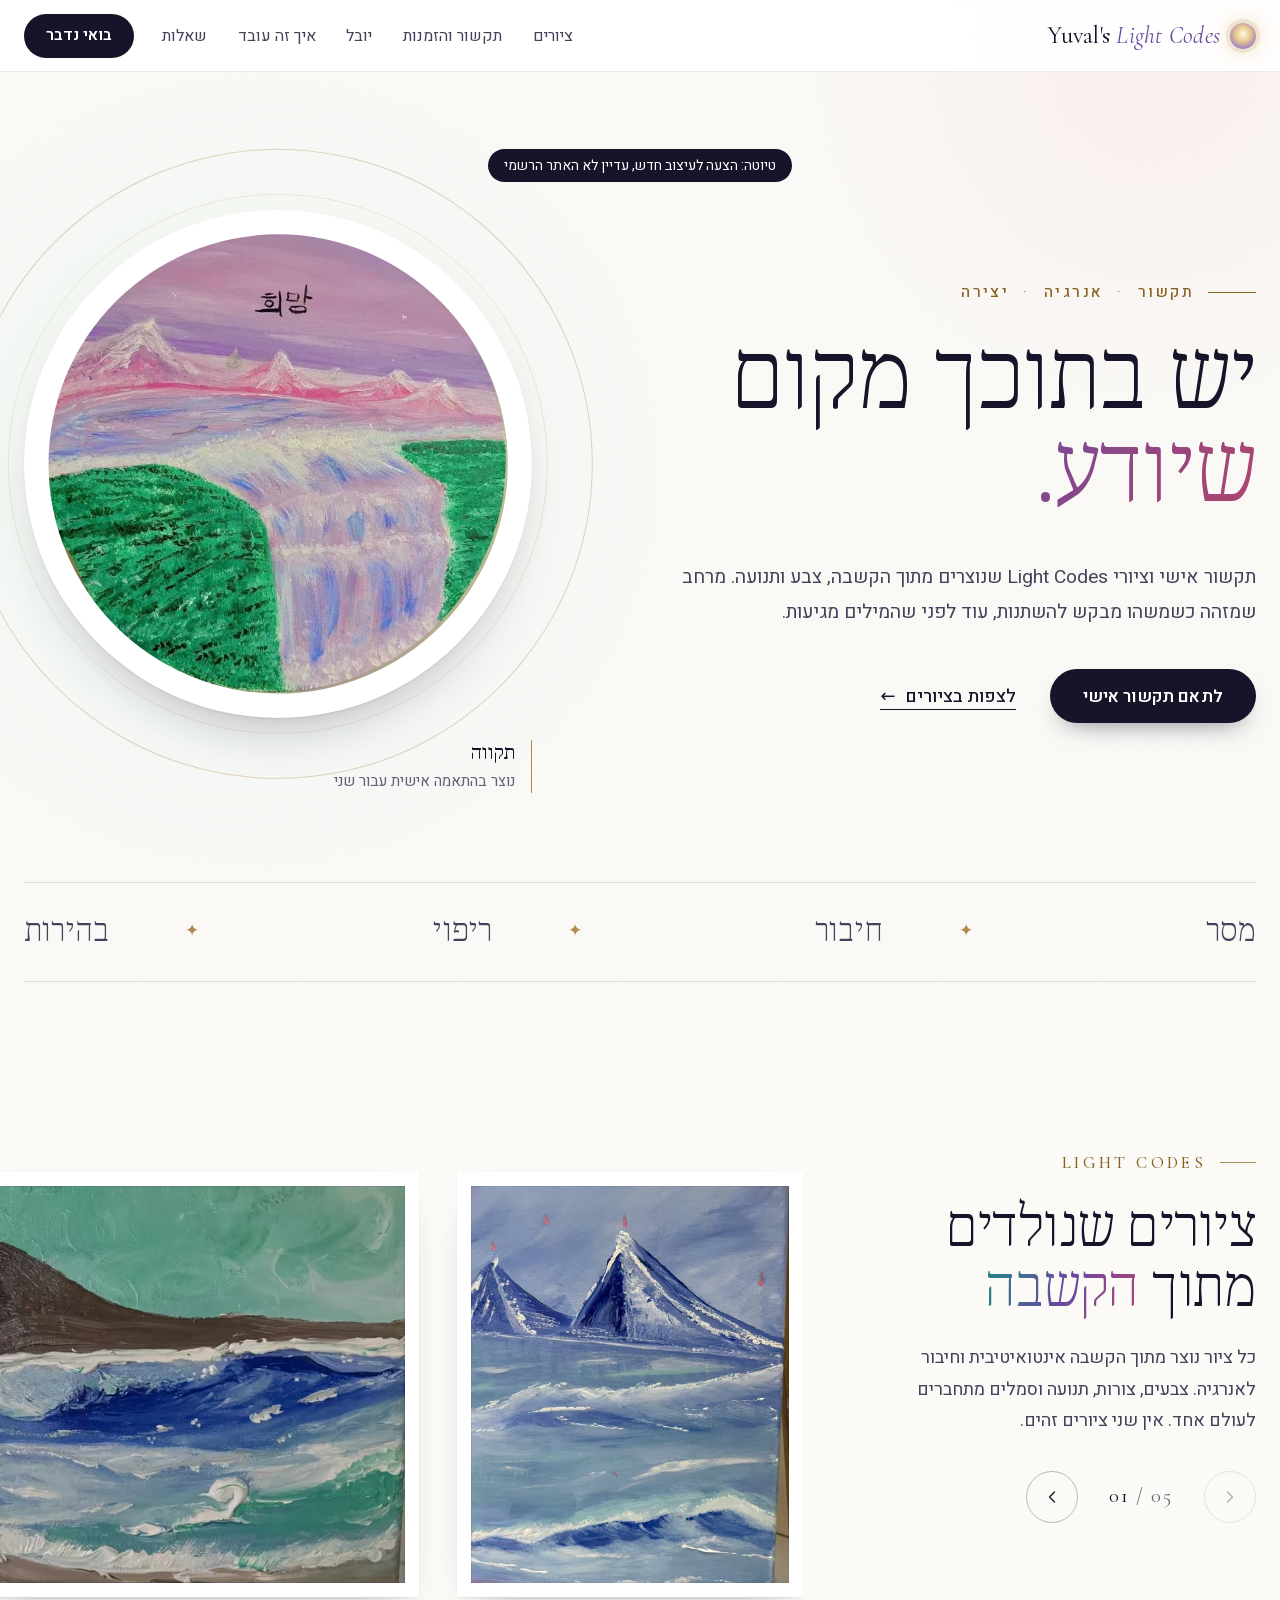
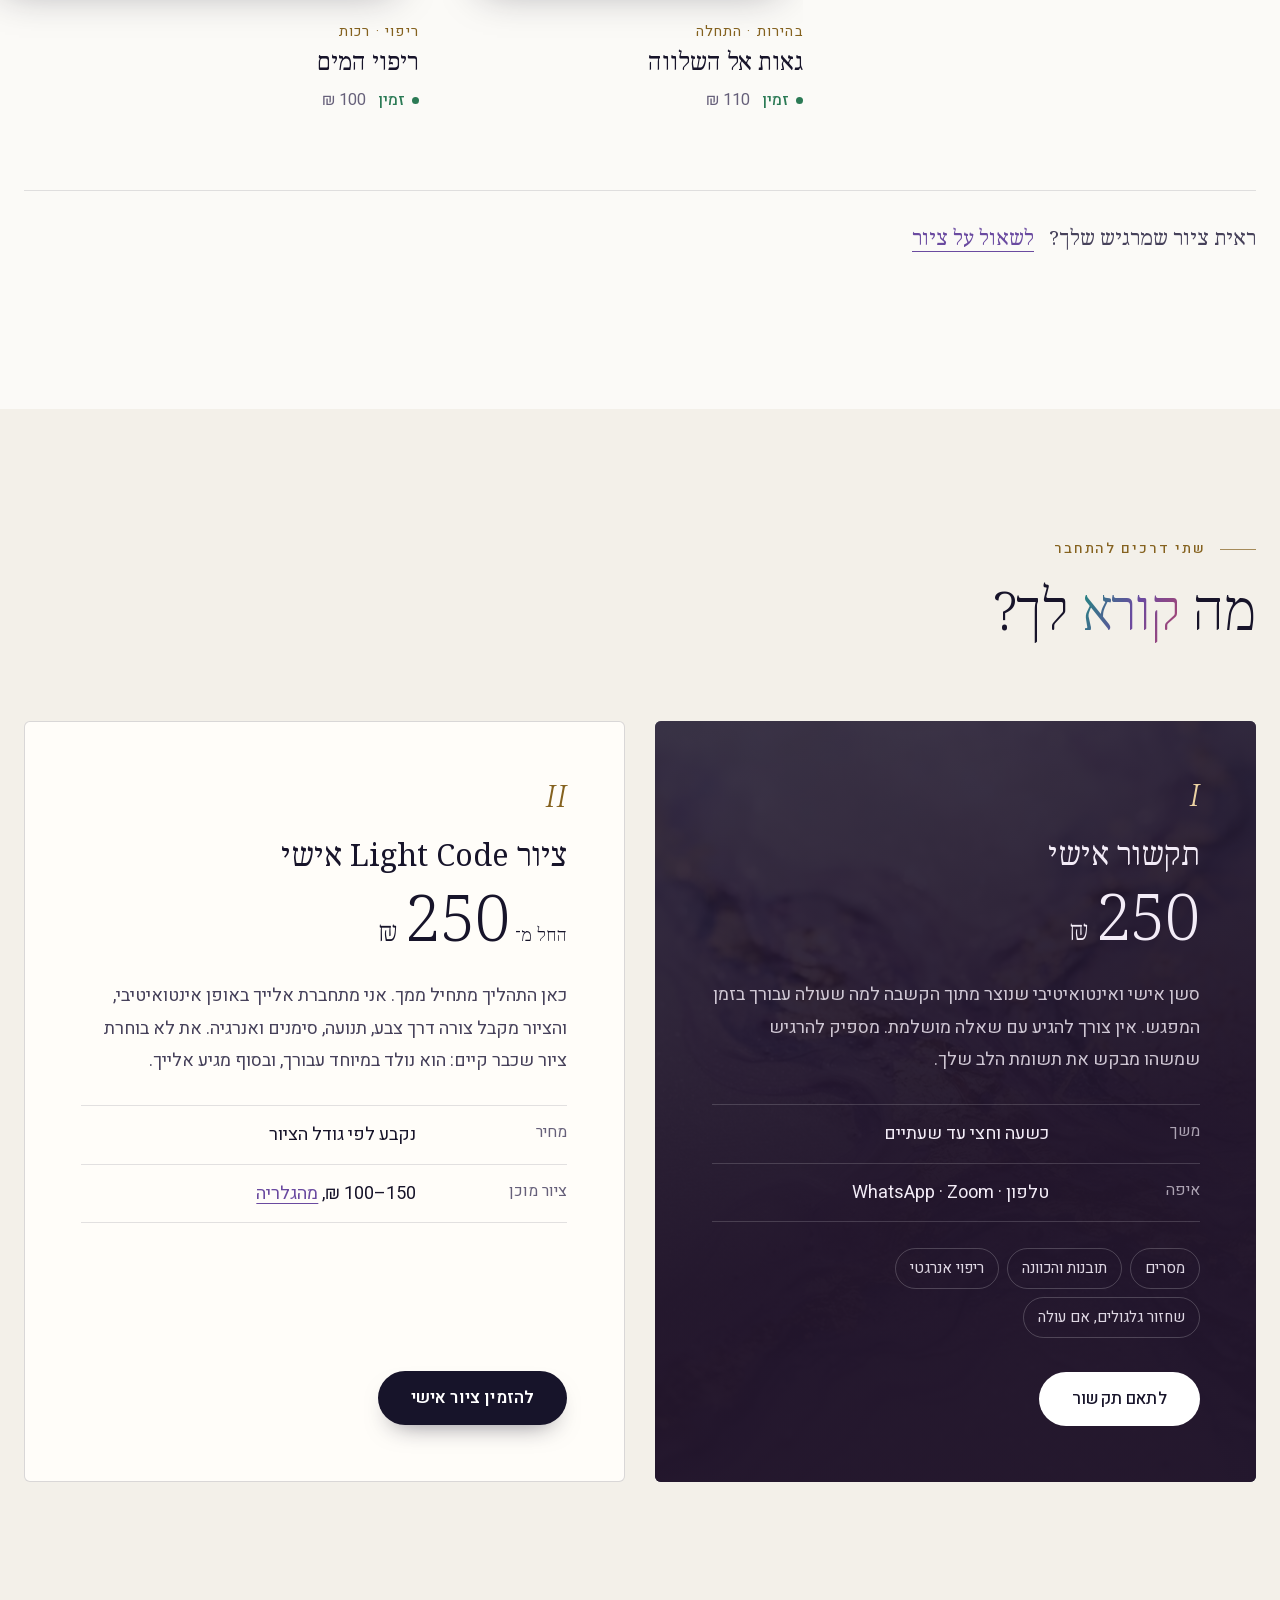
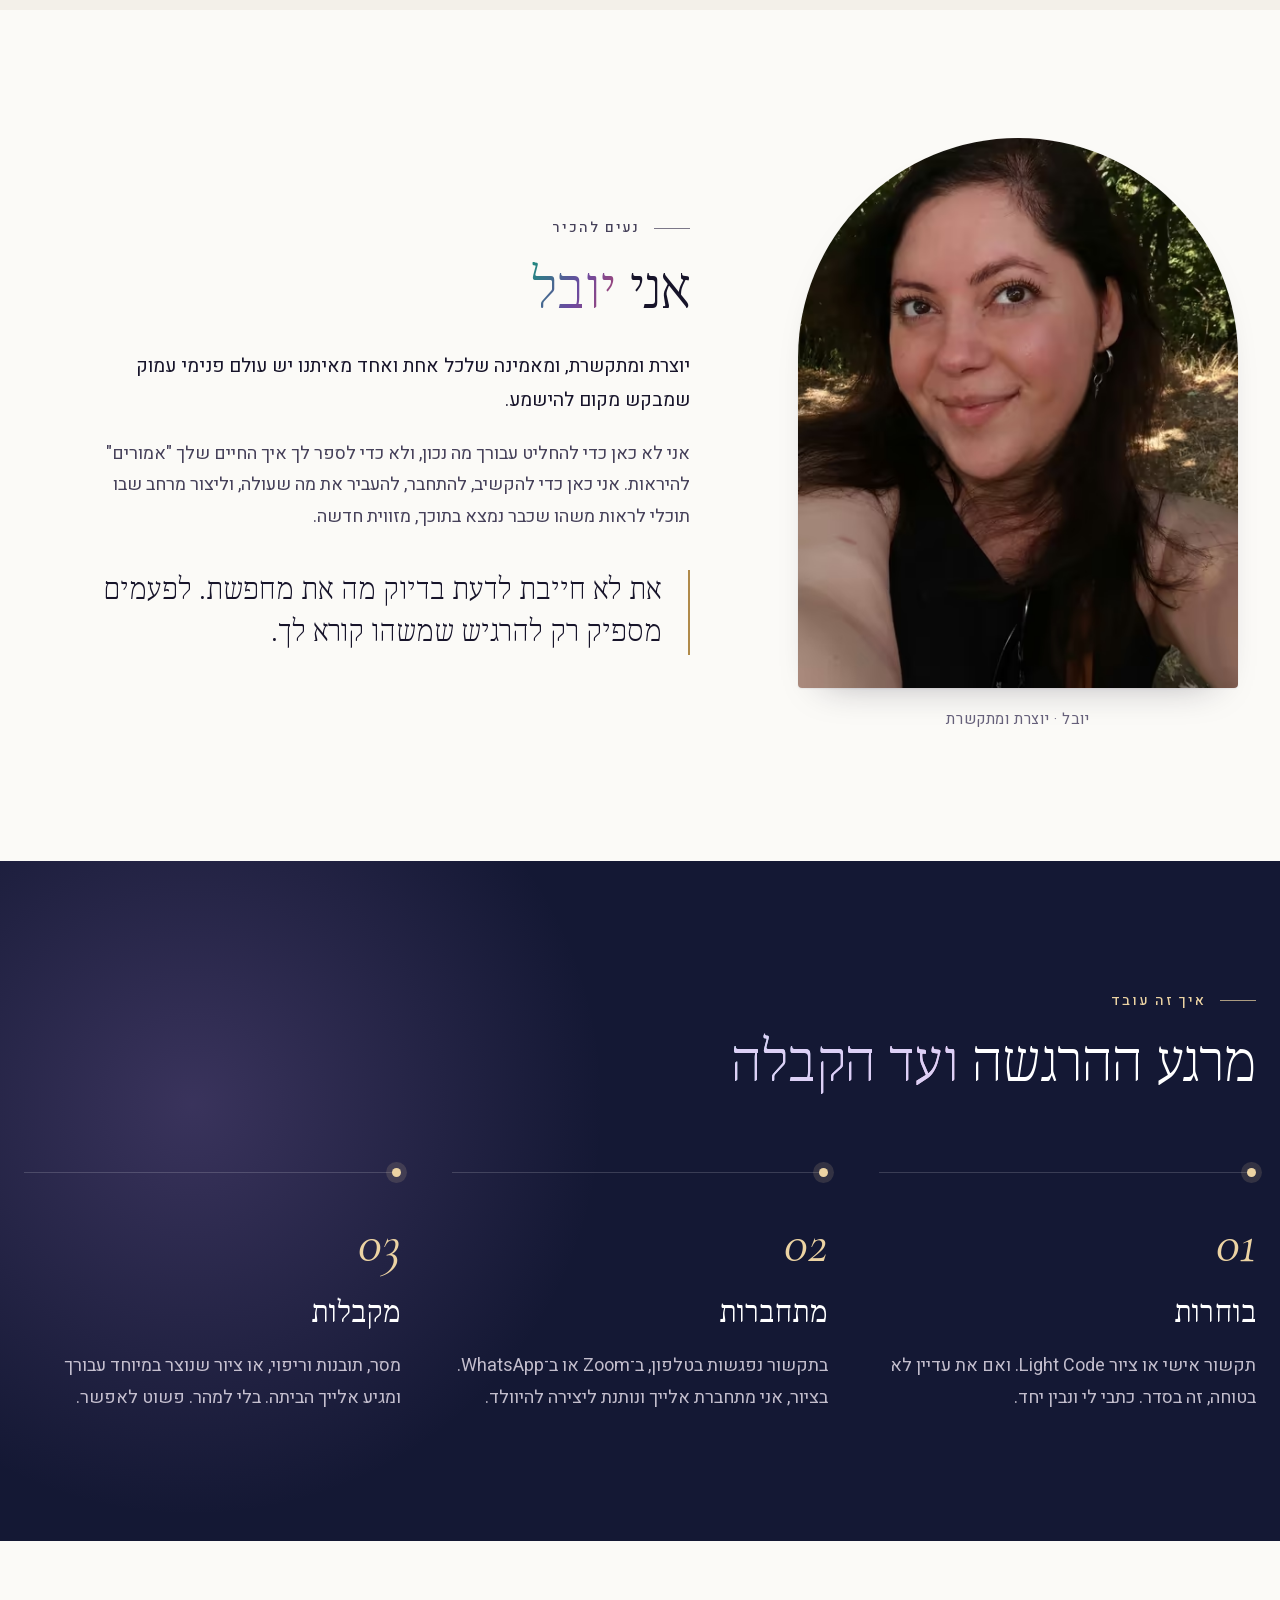
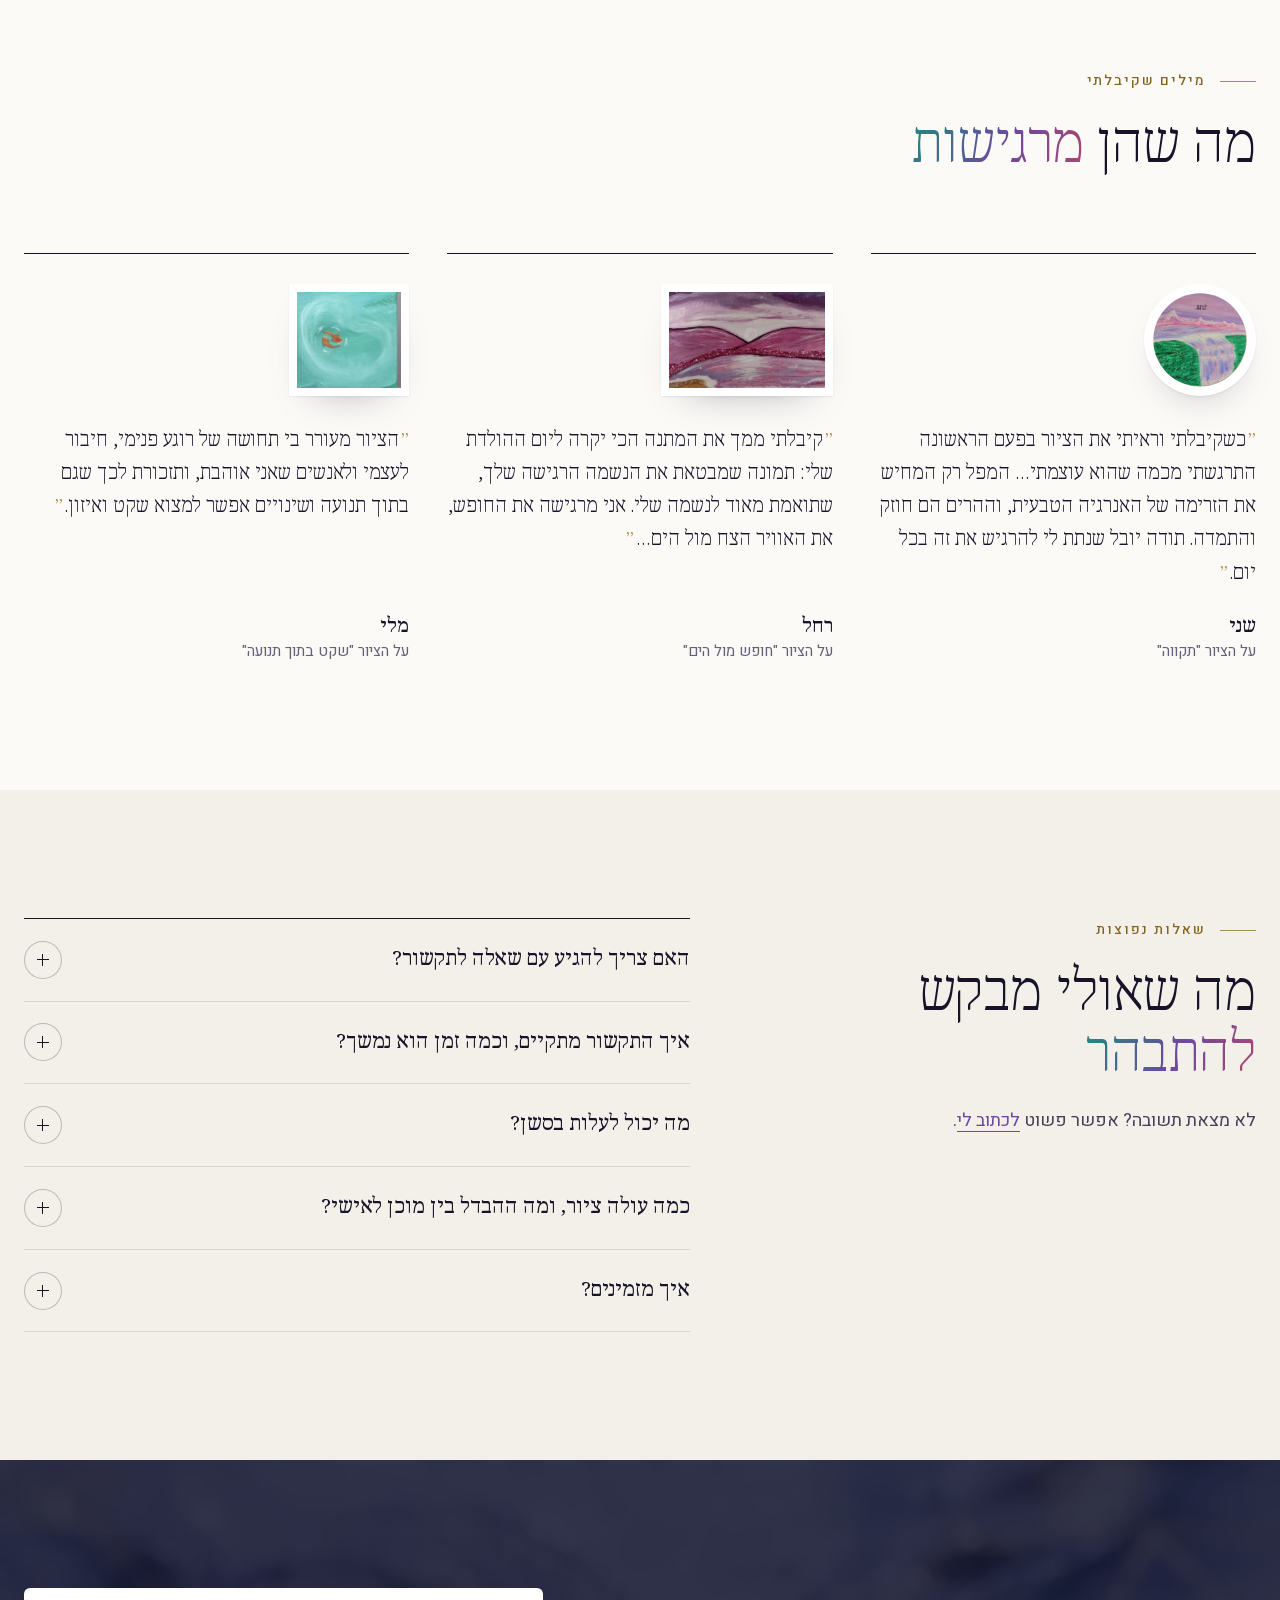
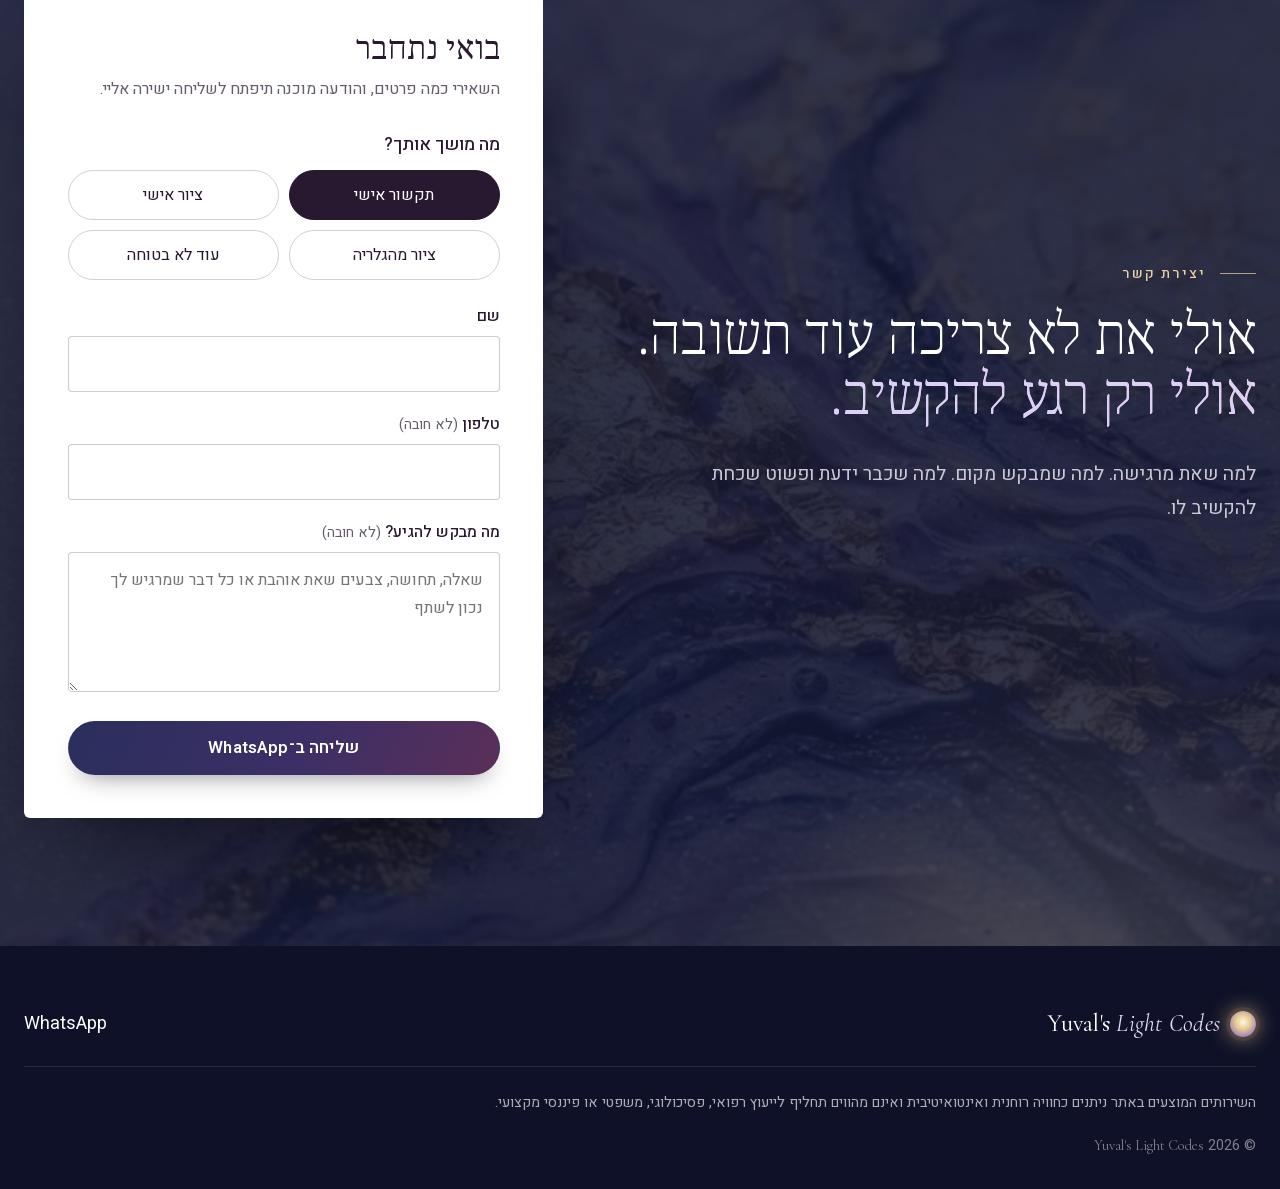
<file: index.html>
<!DOCTYPE html>
<html lang="he" dir="rtl" class="theme-white">
<head>
<meta name="robots" content="noindex">
  <meta charset="utf-8">
  <meta name="viewport" content="width=device-width, initial-scale=1, viewport-fit=cover">
  <title>Yuval's Light Codes · תקשור, אנרגיה ויצירה</title>
  <meta name="description" content="Yuval's Light Codes: תקשור אישי בטלפון, Zoom או WhatsApp, וציורי Light Codes אנרגטיים שנוצרים מתוך הקשבה, צבע ותנועה. מוכנים או בהתאמה אישית.">
  <meta name="theme-color" content="#fbfaf7">
  <link rel="icon" href="icons/icon.svg" type="image/svg+xml">
  <link rel="icon" href="icons/icon-192.png" sizes="192x192" type="image/png">
  <link rel="apple-touch-icon" href="icons/apple-touch-icon.png">
  <link rel="manifest" href="site.webmanifest">

  <meta property="og:type" content="website">
  <meta property="og:url" content="https://dorcohen1one-rgb.github.io/yuval-light-codes/">
  <link rel="canonical" href="https://dorcohen1one-rgb.github.io/yuval-light-codes/">
  <meta property="og:locale" content="he_IL">
  <meta property="og:title" content="Yuval's Light Codes · תקשור, אנרגיה ויצירה">
  <meta property="og:description" content="יש בתוכך מקום שיודע. תקשור אישי וציורי Light Codes שנוצרים מתוך הקשבה, צבע ותנועה.">
  <meta property="og:image" content="https://dorcohen1one-rgb.github.io/yuval-light-codes/img/og.jpg">
  <meta property="og:image:width" content="1200">
  <meta property="og:image:height" content="630">
  <meta property="og:image:alt" content="Yuval's Light Codes: הציור העגול &quot;תקווה&quot; לצד הכותרת &quot;יש בתוכך מקום שיודע&quot;">
  <meta name="twitter:card" content="summary_large_image">
  <meta name="twitter:title" content="Yuval's Light Codes · תקשור, אנרגיה ויצירה">
  <meta name="twitter:image" content="https://dorcohen1one-rgb.github.io/yuval-light-codes/img/og.jpg">
  <meta name="twitter:description" content="יש בתוכך מקום שיודע. תקשור אישי וציורי Light Codes שנוצרים מתוך הקשבה, צבע ותנועה.">
  <script type="application/ld+json">
  {
    "@context": "https://schema.org",
    "@type": "ProfessionalService",
    "name": "Yuval's Light Codes",
    "description": "תקשור אישי, ריפוי אנרגטי וציורי Light Codes אינטואיטיביים, מוכנים או בהתאמה אישית.",
    "image": "img/art-hope-round.jpg",
    "priceRange": "החל מ־100 ₪",
    "areaServed": "IL",
    "hasOfferCatalog": {
      "@type": "OfferCatalog",
      "name": "שירותים",
      "itemListElement": [
        { "@type": "Offer", "name": "תקשור אישי (כשעה וחצי עד שעתיים)", "price": "250", "priceCurrency": "ILS" },
        { "@type": "Offer", "name": "ציור Light Code בהתאמה אישית", "priceSpecification": { "@type": "PriceSpecification", "minPrice": "250", "priceCurrency": "ILS" } },
        { "@type": "Offer", "name": "ציור Light Code מוכן", "priceSpecification": { "@type": "PriceSpecification", "minPrice": "100", "maxPrice": "150", "priceCurrency": "ILS" } }
      ]
    }
  }
  </script>

  <link rel="preload" as="font" type="font/woff2" href="fonts/NotoSerifHebrew-hebrew-48a293.woff2" crossorigin>
  <link rel="preload" as="font" type="font/woff2" href="fonts/Heebo-hebrew-77da62.woff2" crossorigin>
  <link rel="preload" as="image" type="image/avif" href="img/art-hope-round-480.avif" imagesrcset="img/art-hope-round-480.avif 480w, img/art-hope-round-640.avif 640w, img/art-hope-round.avif 976w" imagesizes="(max-width: 600px) 76vw, (max-width: 960px) 420px, 500px" fetchpriority="high">
  <link rel="stylesheet" href="styles.css?v=1792343789">
  <script>
    // Gallery White is the default; ?theme=dark previews the Midnight Gallery version
    if (new URLSearchParams(location.search).get("theme") === "dark") {
      document.documentElement.classList.remove("theme-white");
      document.querySelector('meta[name="theme-color"]').content = "#10132a";
    }
  </script>
</head>
<body>
  <a class="skip-link" href="#main">דילוג לתוכן</a>

  <header class="site-header" id="top">
    <div class="wrap header-inner">
      <a class="brand" href="#top" aria-label="Yuval's Light Codes, חזרה לראש העמוד">
        <span class="brand-mark" aria-hidden="true"></span>
        <span class="brand-text" lang="en">Yuval's <em>Light Codes</em></span>
      </a>

      <nav class="main-nav" id="main-nav" aria-label="ניווט ראשי">
        <ul>
          <li><a href="#works">ציורים</a></li>
          <li><a href="#paths">תקשור והזמנות</a></li>
          <li><a href="#about">יובל</a></li>
          <li><a href="#process">איך זה עובד</a></li>
          <li><a href="#faq">שאלות</a></li>
          <li class="nav-contact"><a href="#contact">יצירת קשר</a></li>
        </ul>
      </nav>

      <a class="header-cta" href="#contact">בואי נדבר</a>
      <button class="nav-toggle" type="button" aria-expanded="false" aria-controls="main-nav" aria-label="פתיחת תפריט">
        <span></span><span></span>
      </button>
    </div>
  </header>

  <main id="main" tabindex="-1">

    <!-- HERO -->
    <section class="hero" aria-labelledby="hero-title">
      <p class="wrap" role="note" style="margin:0 auto 28px;text-align:center"><span style="display:inline-block;padding:6px 16px;border-radius:999px;background:#17142a;color:#fff;font-size:14px;line-height:1.5">טיוטה: הצעה לעיצוב חדש, עדיין לא האתר הרשמי</span></p>
      <div class="wrap hero-grid">
        <div class="hero-copy">
          <p class="kicker"><span>תקשור</span><span>אנרגיה</span><span>יצירה</span></p>
          <h1 id="hero-title" class="display">
            יש בתוכך מקום
            <span class="accent">שיודע.</span>
          </h1>
          <p class="lead">תקשור אישי וציורי <bdi lang="en">Light Codes</bdi> שנוצרים מתוך הקשבה, צבע ותנועה. מרחב שמזהה כשמשהו מבקש להשתנות, עוד לפני שהמילים מגיעות.</p>
          <div class="hero-actions">
            <a class="btn btn-primary" href="#paths">לתאם תקשור אישי</a>
            <a class="link-arrow" href="#works">לצפות בציורים</a>
          </div>
        </div>

        <figure class="hero-art">
          <span class="halo" aria-hidden="true"></span>
          <div class="round">
            <picture><source type="image/avif" srcset="img/art-hope-round-480.avif 480w, img/art-hope-round-640.avif 640w, img/art-hope-round.avif 976w" sizes="(max-width: 600px) 76vw, (max-width: 960px) 420px, 500px"><source type="image/webp" srcset="img/art-hope-round-480.webp 480w, img/art-hope-round-640.webp 640w, img/art-hope-round.webp 976w" sizes="(max-width: 600px) 76vw, (max-width: 960px) 420px, 500px"><img src="img/art-hope-round-640.jpg" srcset="img/art-hope-round-480.jpg 480w, img/art-hope-round-640.jpg 640w, img/art-hope-round.jpg 976w" sizes="(max-width: 600px) 76vw, (max-width: 960px) 420px, 500px" alt="ציור Light Code של יובל: מפל ורוד וסגול בין הרים, על קנבס עגול" width="976" height="976" fetchpriority="high"></picture>
          </div>
          <figcaption class="plate"><span class="plate-title">תקווה</span><span>נוצר בהתאמה אישית עבור שני</span></figcaption>
        </figure>
      </div>

      <ul class="ribbon wrap">
        <li>מסר</li><li>חיבור</li><li>ריפוי</li><li>בהירות</li>
      </ul>
    </section>

    <!-- WORKS -->
    <section class="works section" id="works" aria-labelledby="works-title">
      <div class="wrap works-grid">
        <header class="works-head reveal">
          <p class="label" lang="en">Light Codes</p>
          <h2 id="works-title" class="h2">ציורים שנולדים מתוך <em>הקשבה</em></h2>
          <p class="sub">כל ציור נוצר מתוך הקשבה אינטואיטיבית וחיבור לאנרגיה. צבעים, צורות, תנועה וסמלים מתחברים לעולם אחד. אין שני ציורים זהים.</p>
          <div class="rail-nav">
            <button class="rail-btn" type="button" data-dir="prev" aria-label="הציור הקודם" aria-controls="rail">
              <svg viewBox="0 0 24 24" aria-hidden="true"><path d="M9 6l6 6-6 6"/></svg>
            </button>
            <p class="rail-count" dir="ltr" aria-live="polite"><span id="rail-now">01</span> / <span>05</span></p>
            <button class="rail-btn" type="button" data-dir="next" aria-label="הציור הבא" aria-controls="rail">
              <svg viewBox="0 0 24 24" aria-hidden="true"><path d="M15 6l-6 6 6 6"/></svg>
            </button>
          </div>
        </header>

        <ol class="rail" id="rail" aria-label="ציורי Light Codes" tabindex="0">
          <li class="work">
            <button class="art-open" type="button" data-full="img/art-mountains-c.webp" data-title="גאות אל השלווה" data-kind="ready" data-caption="גאות אל השלווה · זמין · 110 ₪">
              <span class="mat"><picture><source type="image/avif" srcset="img/art-mountains-c-480.avif 480w, img/art-mountains-c-800.avif 640w, img/art-mountains-c.avif 960w" sizes="(max-width: 600px) 76vw, (max-width: 960px) 260px, 360px"><source type="image/webp" srcset="img/art-mountains-c-480.webp 480w, img/art-mountains-c-800.webp 640w, img/art-mountains-c.webp 960w" sizes="(max-width: 600px) 76vw, (max-width: 960px) 260px, 360px"><img src="img/art-mountains-c-800.jpg" srcset="img/art-mountains-c-480.jpg 480w, img/art-mountains-c-800.jpg 640w, img/art-mountains-c.jpg 960w" sizes="(max-width: 600px) 76vw, (max-width: 960px) 260px, 360px" alt="גאות אל השלווה: הרים כחולים מעל ים גועש" width="640" height="800" loading="lazy"></picture></span>
            </button>
            <p class="work-theme">בהירות · התחלה</p>
            <h3 class="work-title">גאות אל השלווה</h3>
            <p class="work-meta"><span class="status">זמין</span><span>110 ₪</span></p>
          </li>
          <li class="work">
            <button class="art-open" type="button" data-full="img/art-healing-water-c.webp" data-title="ריפוי המים" data-kind="ready" data-caption="ריפוי המים · זמין · 100 ₪">
              <span class="mat"><picture><source type="image/avif" srcset="img/art-healing-water-c-480.avif 480w, img/art-healing-water-c-800.avif 800w, img/art-healing-water-c.avif 864w" sizes="(max-width: 600px) 76vw, (max-width: 960px) 340px, 470px"><source type="image/webp" srcset="img/art-healing-water-c-480.webp 480w, img/art-healing-water-c-800.webp 800w, img/art-healing-water-c.webp 864w" sizes="(max-width: 600px) 76vw, (max-width: 960px) 340px, 470px"><img src="img/art-healing-water-c-800.jpg" srcset="img/art-healing-water-c-480.jpg 480w, img/art-healing-water-c-800.jpg 800w, img/art-healing-water-c.jpg 864w" sizes="(max-width: 600px) 76vw, (max-width: 960px) 340px, 470px" alt="ריפוי המים: גלים כחולים וטורקיז מול צוק חום" width="800" height="770" loading="lazy"></picture></span>
            </button>
            <p class="work-theme">ריפוי · רכות</p>
            <h3 class="work-title">ריפוי המים</h3>
            <p class="work-meta"><span class="status">זמין</span><span>100 ₪</span></p>
          </li>
          <li class="work">
            <button class="art-open" type="button" data-full="img/art-hope-round.webp" data-title="תקווה" data-round data-kind="custom" data-caption="תקווה · נוצר עבור שני">
              <span class="mat mat-round"><picture><source type="image/avif" srcset="img/art-hope-round-640.avif"><source type="image/webp" srcset="img/art-hope-round-640.webp"><img src="img/art-hope-round-640.jpg" alt="תקווה: מפל ורוד וסגול בין הרים, על קנבס עגול" width="640" height="640" loading="lazy"></picture></span>
            </button>
            <p class="work-theme">זרימה · חוזק</p>
            <h3 class="work-title">תקווה</h3>
            <p class="work-meta"><span class="status status-custom">נוצר עבור שני</span></p>
          </li>
          <li class="work">
            <button class="art-open" type="button" data-full="img/art-pink-sea-c.webp" data-title="חופש מול הים" data-kind="custom" data-caption="חופש מול הים · נוצר עבור רחל">
              <span class="mat"><picture><source type="image/avif" srcset="img/art-pink-sea-c-480.avif 480w, img/art-pink-sea-c-800.avif 800w, img/art-pink-sea-c.avif 972w" sizes="(max-width: 600px) 76vw, (max-width: 960px) 520px, 730px"><source type="image/webp" srcset="img/art-pink-sea-c-480.webp 480w, img/art-pink-sea-c-800.webp 800w, img/art-pink-sea-c.webp 972w" sizes="(max-width: 600px) 76vw, (max-width: 960px) 520px, 730px"><img src="img/art-pink-sea-c-800.jpg" srcset="img/art-pink-sea-c-480.jpg 480w, img/art-pink-sea-c-800.jpg 800w, img/art-pink-sea-c.jpg 972w" sizes="(max-width: 600px) 76vw, (max-width: 960px) 520px, 730px" alt="חופש מול הים: הרים ורודים מעל ים נוצץ" width="800" height="494" loading="lazy"></picture></span>
            </button>
            <p class="work-theme">חופש · רגישות</p>
            <h3 class="work-title">חופש מול הים</h3>
            <p class="work-meta"><span class="status status-custom">נוצר עבור רחל</span></p>
          </li>
          <li class="work">
            <button class="art-open" type="button" data-full="img/art-turquoise-c.webp" data-title="שקט בתוך תנועה" data-kind="custom" data-caption="שקט בתוך תנועה · נוצר עבור מלי">
              <span class="mat"><picture><source type="image/avif" srcset="img/art-turquoise-c-480.avif 480w, img/art-turquoise-c-800.avif 800w, img/art-turquoise-c.avif 968w" sizes="(max-width: 600px) 76vw, (max-width: 960px) 350px, 490px"><source type="image/webp" srcset="img/art-turquoise-c-480.webp 480w, img/art-turquoise-c-800.webp 800w, img/art-turquoise-c.webp 968w" sizes="(max-width: 600px) 76vw, (max-width: 960px) 350px, 490px"><img src="img/art-turquoise-c-800.jpg" srcset="img/art-turquoise-c-480.jpg 480w, img/art-turquoise-c-800.jpg 800w, img/art-turquoise-c.jpg 968w" sizes="(max-width: 600px) 76vw, (max-width: 960px) 350px, 490px" alt="שקט בתוך תנועה: שני דגים כתומים במערבולת טורקיז" width="800" height="740" loading="lazy"></picture></span>
            </button>
            <p class="work-theme">איזון · רוגע</p>
            <h3 class="work-title">שקט בתוך תנועה</h3>
            <p class="work-meta"><span class="status status-custom">נוצר עבור מלי</span></p>
          </li>
        </ol>
      </div>
      <p class="wrap works-foot reveal">ראית ציור שמרגיש שלך? <a href="#contact" data-service="ready">לשאול על ציור</a></p>
    </section>

    <!-- PATHS -->
    <section class="paths section" id="paths" aria-labelledby="paths-title">
      <div class="wrap">
        <header class="section-head reveal">
          <p class="label">שתי דרכים להתחבר</p>
          <h2 id="paths-title" class="h2">מה <em>קורא</em> לך?</h2>
        </header>

        <div class="paths-grid">
          <article class="path path-dark reveal" id="channeling" aria-labelledby="ch-title">
            <p class="path-num" lang="en">I</p>
            <h3 id="ch-title" class="h3">תקשור אישי</h3>
            <p class="price"><span class="price-num">250</span> ₪</p>
            <p class="path-text">סשן אישי ואינטואיטיבי שנוצר מתוך הקשבה למה שעולה עבורך בזמן המפגש. אין צורך להגיע עם שאלה מושלמת. מספיק להרגיש שמשהו מבקש את תשומת הלב שלך.</p>
            <dl class="facts">
              <div><dt>משך</dt><dd>כשעה וחצי עד שעתיים</dd></div>
              <div><dt>איפה</dt><dd>טלפון · <bdi lang="en" dir="ltr">Zoom</bdi> · <bdi lang="en" dir="ltr">WhatsApp</bdi></dd></div>
            </dl>
            <p class="sr-only">מה יכול לעלות בסשן:</p>
            <ul class="chips">
              <li>מסרים</li><li>תובנות והכוונה</li><li>ריפוי אנרגטי</li><li>שחזור גלגולים, אם עולה</li>
            </ul>
            <a class="btn btn-light" href="#contact" data-service="channeling">לתאם תקשור</a>
          </article>

          <article class="path path-light reveal" id="light-codes" aria-labelledby="lc-title">
            <p class="path-num" lang="en">II</p>
            <h3 id="lc-title" class="h3">ציור <bdi lang="en">Light Code</bdi> אישי</h3>
            <p class="price"><small>החל מ־</small><span class="price-num">250</span> ₪</p>
            <p class="path-text">כאן התהליך מתחיל ממך. אני מתחברת אלייך באופן אינטואיטיבי, והציור מקבל צורה דרך צבע, תנועה, סימנים ואנרגיה. את לא בוחרת ציור שכבר קיים: הוא נולד במיוחד עבורך, ובסוף מגיע אלייך.</p>
            <dl class="facts">
              <div><dt>מחיר</dt><dd>נקבע לפי גודל הציור</dd></div>
              <div><dt>ציור מוכן</dt><dd><span dir="ltr">100–150</span> ₪, <a href="#works">מהגלריה</a></dd></div>
            </dl>
            <a class="btn btn-primary" href="#contact" data-service="custom">להזמין ציור אישי</a>
          </article>
        </div>
      </div>
    </section>

    <!-- ABOUT -->
    <section class="about section" id="about" aria-labelledby="about-title">
      <div class="wrap about-grid">
        <figure class="portrait reveal">
          <picture><source type="image/avif" srcset="img/yuval-p-480.avif 480w, img/yuval-p-800.avif 640w, img/yuval-p.avif 746w" sizes="(max-width: 600px) 280px, 440px"><source type="image/webp" srcset="img/yuval-p-480.webp 480w, img/yuval-p-800.webp 640w, img/yuval-p.webp 746w" sizes="(max-width: 600px) 280px, 440px"><img src="img/yuval-p-800.jpg" srcset="img/yuval-p-480.jpg 480w, img/yuval-p-800.jpg 640w, img/yuval-p.jpg 746w" sizes="(max-width: 600px) 280px, 440px" alt="יובל, יוצרת ומתקשרת, מחייכת בטבע" width="746" height="933" loading="lazy"></picture>
          <figcaption>יובל · יוצרת ומתקשרת</figcaption>
        </figure>
        <div class="about-copy reveal">
          <p class="label">נעים להכיר</p>
          <h2 id="about-title" class="h2">אני <em>יובל</em></h2>
          <p class="lead">יוצרת ומתקשרת, ומאמינה שלכל אחת ואחד מאיתנו יש עולם פנימי עמוק שמבקש מקום להישמע.</p>
          <p>אני לא כאן כדי להחליט עבורך מה נכון, ולא כדי לספר לך איך החיים שלך "אמורים" להיראות. אני כאן כדי להקשיב, להתחבר, להעביר את מה שעולה, וליצור מרחב שבו תוכלי לראות משהו שכבר נמצא בתוכך, מזווית חדשה.</p>
          <blockquote class="pull">את לא חייבת לדעת בדיוק מה את מחפשת. לפעמים מספיק רק להרגיש שמשהו קורא לך.</blockquote>
        </div>
      </div>
    </section>

    <!-- PROCESS -->
    <section class="process section" id="process" aria-labelledby="process-title">
      <div class="wrap">
        <header class="section-head reveal">
          <p class="label">איך זה עובד</p>
          <h2 id="process-title" class="h2">מרגע ההרגשה <em>ועד הקבלה</em></h2>
        </header>
        <ol class="steps">
          <li class="step reveal">
            <span class="step-num" lang="en">01</span>
            <h3>בוחרות</h3>
            <p>תקשור אישי או ציור <bdi lang="en">Light Code</bdi>. ואם את עדיין לא בטוחה, זה בסדר. כתבי לי ונבין יחד.</p>
          </li>
          <li class="step reveal">
            <span class="step-num" lang="en">02</span>
            <h3>מתחברות</h3>
            <p>בתקשור נפגשות בטלפון, ב־<bdi lang="en">Zoom</bdi> או ב־<bdi lang="en">WhatsApp</bdi>. בציור, אני מתחברת אלייך ונותנת ליצירה להיוולד.</p>
          </li>
          <li class="step reveal">
            <span class="step-num" lang="en">03</span>
            <h3>מקבלות</h3>
            <p>מסר, תובנות וריפוי, או ציור שנוצר במיוחד עבורך ומגיע אלייך הביתה. בלי למהר. פשוט לאפשר.</p>
          </li>
        </ol>
      </div>
    </section>

    <!-- TESTIMONIALS -->
    <section class="voices section" id="testimonials" aria-labelledby="t-title">
      <div class="wrap">
        <header class="section-head reveal">
          <p class="label">מילים שקיבלתי</p>
          <h2 id="t-title" class="h2">מה שהן <em>מרגישות</em></h2>
        </header>
        <section class="voices-grid" aria-label="המלצות" tabindex="0">
          <figure class="voice reveal">
            <span class="voice-art voice-round"><picture><source type="image/avif" srcset="img/art-hope-round-480.avif"><source type="image/webp" srcset="img/art-hope-round-480.webp"><img src="img/art-hope-round-480.jpg" alt="" width="640" height="640" loading="lazy"></picture></span>
            <blockquote><p>כשקיבלתי וראיתי את הציור בפעם הראשונה התרגשתי מכמה שהוא עוצמתי… המפל רק המחיש את הזרימה של האנרגיה הטבעית, וההרים הם חוזק והתמדה. תודה יובל שנתת לי להרגיש את זה בכל יום.</p></blockquote>
            <figcaption><strong>שני</strong><span>על הציור "תקווה"</span></figcaption>
          </figure>
          <figure class="voice reveal">
            <span class="voice-art"><picture><source type="image/avif" srcset="img/art-pink-sea-c-480.avif"><source type="image/webp" srcset="img/art-pink-sea-c-480.webp"><img src="img/art-pink-sea-c-480.jpg" alt="" width="800" height="494" loading="lazy"></picture></span>
            <blockquote><p>קיבלתי ממך את המתנה הכי יקרה ליום ההולדת שלי: תמונה שמבטאת את הנשמה הרגישה שלך, שתואמת מאוד לנשמה שלי. אני מרגישה את החופש, את האוויר הצח מול הים…</p></blockquote>
            <figcaption><strong>רחל</strong><span>על הציור "חופש מול הים"</span></figcaption>
          </figure>
          <figure class="voice reveal">
            <span class="voice-art"><picture><source type="image/avif" srcset="img/art-turquoise-c-480.avif"><source type="image/webp" srcset="img/art-turquoise-c-480.webp"><img src="img/art-turquoise-c-480.jpg" alt="" width="800" height="740" loading="lazy"></picture></span>
            <blockquote><p>הציור מעורר בי תחושה של רוגע פנימי, חיבור לעצמי ולאנשים שאני אוהבת, ותזכורת לכך שגם בתוך תנועה ושינויים אפשר למצוא שקט ואיזון.</p></blockquote>
            <figcaption><strong>מלי</strong><span>על הציור "שקט בתוך תנועה"</span></figcaption>
          </figure>
        </section>
      </div>
    </section>

    <!-- FAQ -->
    <section class="faq section" id="faq" aria-labelledby="faq-title">
      <div class="wrap faq-grid">
        <header class="faq-head reveal">
          <p class="label">שאלות נפוצות</p>
          <h2 id="faq-title" class="h2">מה שאולי מבקש <em>להתבהר</em></h2>
          <p class="sub">לא מצאת תשובה? אפשר פשוט <a href="#contact">לכתוב לי</a>.</p>
        </header>
        <div class="faq-list reveal">
          <details>
            <summary>האם צריך להגיע עם שאלה לתקשור?</summary>
            <p>לא. אפשר להגיע עם שאלה או נושא שמעסיק אותך, אבל אין חובה. אפשר גם להגיע פשוט עם פתיחות ולראות מה עולה במהלך הסשן.</p>
          </details>
          <details>
            <summary>איך התקשור מתקיים, וכמה זמן הוא נמשך?</summary>
            <p>בשיחת טלפון, ב־<bdi lang="en" dir="ltr">Zoom</bdi> או ב־<bdi lang="en" dir="ltr">WhatsApp</bdi>, לפי מה שנוח לך. הסשן נמשך בדרך כלל כשעה וחצי עד שעתיים.</p>
          </details>
          <details>
            <summary>מה יכול לעלות בסשן?</summary>
            <p>תקשור אישי, ריפוי אנרגטי, מסרים ותובנות, וכל מה שעולה אינטואיטיבית לטובתך העליונה. שחזור גלגולים יכול לעלות, אבל לא בהכרח בכל מפגש.</p>
          </details>
          <details>
            <summary>כמה עולה ציור, ומה ההבדל בין מוכן לאישי?</summary>
            <p>ציור מוכן כבר קיים וזמין לרכישה: <span dir="ltr">100–150</span> ₪. ציור בהתאמה אישית נוצר במיוחד עבורך: החל מ־250 ₪. בשני המקרים המחיר משתנה לפי גודל הציור.</p>
          </details>
          <details>
            <summary>איך מזמינים?</summary>
            <p>בחרי את מה שמושך אותך והשאירי פרטים בטופס. נפתחת הודעה מוכנה ב־<bdi lang="en" dir="ltr">WhatsApp</bdi>, ואני חוזרת אלייך להמשך.</p>
          </details>
        </div>
      </div>
    </section>

    <!-- CONTACT -->
    <section class="contact section" id="contact" aria-labelledby="contact-title">
      <div class="wrap contact-grid">
        <div class="contact-copy reveal">
          <p class="label">יצירת קשר</p>
          <h2 id="contact-title" class="h2">אולי את לא צריכה עוד תשובה. <em>אולי רק רגע להקשיב.</em></h2>
          <p class="lead">למה שאת מרגישה. למה שמבקש מקום. למה שכבר ידעת ופשוט שכחת להקשיב לו.</p>
        </div>

        <form class="contact-form reveal" id="contact-form" novalidate>
          <h3 class="h3">בואי נתחבר</h3>
          <p class="form-intro" id="form-intro">השאירי כמה פרטים, והודעה מוכנה תיפתח לשליחה ישירה אליי.</p>
          <noscript><p class="form-status">כדי לשלוח את הטופס צריך לאפשר JavaScript בדפדפן.</p></noscript>

          <fieldset class="service-pick">
            <legend>מה מושך אותך?</legend>
            <label><input type="radio" name="service" value="channeling" checked><span>תקשור אישי</span></label>
            <label><input type="radio" name="service" value="custom"><span>ציור אישי</span></label>
            <label><input type="radio" name="service" value="ready"><span>ציור מהגלריה</span></label>
            <label><input type="radio" name="service" value="general"><span>עוד לא בטוחה</span></label>
          </fieldset>

          <div class="field">
            <label for="f-name">שם</label>
            <input id="f-name" name="name" type="text" autocomplete="name" maxlength="100" required>
            <span class="field-error" id="err-name" aria-live="polite"></span>
          </div>
          <div class="field">
            <label for="f-phone">טלפון <span class="opt">(לא חובה)</span></label>
            <input id="f-phone" name="phone" type="tel" inputmode="tel" autocomplete="tel" maxlength="30" dir="ltr">
          </div>
          <div class="field">
            <label for="f-message">מה מבקש להגיע? <span class="opt">(לא חובה)</span></label>
            <textarea id="f-message" name="message" rows="4" maxlength="800" placeholder="שאלה, תחושה, צבעים שאת אוהבת או כל דבר שמרגיש לך נכון לשתף"></textarea>
          </div>

          <button class="btn btn-primary btn-block" type="submit" disabled>שליחה ב־WhatsApp</button>
          <p class="form-status" id="form-status" role="status" aria-live="polite"></p>

          <div class="form-done" id="form-done" hidden tabindex="-1">
            <span class="done-mark" aria-hidden="true"></span>
            <h3 class="h3">ההודעה מחכה לך ב־<bdi lang="en">WhatsApp</bdi></h3>
            <p>נשאר רק ללחוץ שם על שליחה. אני קוראת כל הודעה בעצמי וחוזרת אלייך בהקדם 🤍</p>
            <a class="btn btn-primary btn-block" id="done-reopen" href="#">פתיחת <bdi lang="en">WhatsApp</bdi> שוב</a>
            <button class="link-arrow" type="button" id="done-reset">שליחת הודעה נוספת</button>
          </div>

          <div class="copy-box" id="copy-box" hidden>
            <label for="copy-text">ההודעה שלך מוכנה להעתקה:</label>
            <textarea id="copy-text" rows="5" readonly></textarea>
            <button class="btn btn-ghost btn-sm" type="button" id="copy-btn">העתקת ההודעה</button>
          </div>
        </form>
      </div>
    </section>
  </main>

  <footer class="site-footer">
    <div class="wrap footer-inner">
      <a class="brand" href="#top"><span class="brand-mark" aria-hidden="true"></span><span class="brand-text" lang="en">Yuval's <em>Light Codes</em></span></a>
      <nav aria-label="ערוצי קשר"><ul class="footer-links" id="social-links"></ul></nav>
      <p class="disclaimer">השירותים המוצעים באתר ניתנים כחוויה רוחנית ואינטואיטיבית ואינם מהווים תחליף לייעוץ רפואי, פסיכולוגי, משפטי או פיננסי מקצועי.</p>
      <p class="copyright">© <span id="year">2026</span> <span lang="en">Yuval's Light Codes</span></p>
    </div>
  </footer>

  <dialog class="lightbox" id="lightbox" aria-labelledby="lightbox-caption">
    <figure class="lb-figure">
      <img id="lightbox-img" alt="">
      <figcaption class="lb-caption">
        <p class="sr-only" id="lb-live" aria-live="polite" aria-atomic="true"></p>
        <p class="lb-count" dir="ltr"><span id="lb-now">01</span> / <span id="lb-total">05</span></p>
        <p id="lightbox-caption"></p>
        <a class="btn btn-light btn-sm" id="lb-ask" href="#contact">אני רוצה את הציור הזה</a>
      </figcaption>
    </figure>
    <button class="lb-nav lb-prev" type="button" data-dir="prev" aria-label="הציור הקודם"><svg viewBox="0 0 24 24" aria-hidden="true"><path d="M9 6l6 6-6 6"/></svg></button>
    <button class="lb-nav lb-next" type="button" data-dir="next" aria-label="הציור הבא"><svg viewBox="0 0 24 24" aria-hidden="true"><path d="M15 6l-6 6 6 6"/></svg></button>
    <button class="lightbox-close" type="button" aria-label="סגירה">×</button>
  </dialog>

  <script src="main.js?v=1792343789" defer></script>
</body>
</html>
</file>
<file: styles.css>
/* Yuval's Light Codes · "The Listening Gallery" */

/* Self-hosted Google Fonts (hebrew + latin subsets) */
/* latin */
@font-face {
  font-family: 'Cormorant Garamond';
  font-style: italic;
  font-weight: 400;
  font-display: swap;
  src: url(fonts/CormorantGaramond-latin-fe99e3.woff2) format('woff2');
  unicode-range: U+0000-00FF, U+0131, U+0152-0153, U+02BB-02BC, U+02C6, U+02DA, U+02DC, U+0304, U+0308, U+0329, U+2000-206F, U+20AC, U+2122, U+2191, U+2193, U+2212, U+2215, U+FEFF, U+FFFD;
}
/* latin */
@font-face {
  font-family: 'Cormorant Garamond';
  font-style: italic;
  font-weight: 500;
  font-display: swap;
  src: url(fonts/CormorantGaramond-latin-fe99e3.woff2) format('woff2');
  unicode-range: U+0000-00FF, U+0131, U+0152-0153, U+02BB-02BC, U+02C6, U+02DA, U+02DC, U+0304, U+0308, U+0329, U+2000-206F, U+20AC, U+2122, U+2191, U+2193, U+2212, U+2215, U+FEFF, U+FFFD;
}
/* latin */
@font-face {
  font-family: 'Cormorant Garamond';
  font-style: normal;
  font-weight: 400;
  font-display: swap;
  src: url(fonts/CormorantGaramond-latin-e99b45.woff2) format('woff2');
  unicode-range: U+0000-00FF, U+0131, U+0152-0153, U+02BB-02BC, U+02C6, U+02DA, U+02DC, U+0304, U+0308, U+0329, U+2000-206F, U+20AC, U+2122, U+2191, U+2193, U+2212, U+2215, U+FEFF, U+FFFD;
}
/* latin */
@font-face {
  font-family: 'Cormorant Garamond';
  font-style: normal;
  font-weight: 500;
  font-display: swap;
  src: url(fonts/CormorantGaramond-latin-e99b45.woff2) format('woff2');
  unicode-range: U+0000-00FF, U+0131, U+0152-0153, U+02BB-02BC, U+02C6, U+02DA, U+02DC, U+0304, U+0308, U+0329, U+2000-206F, U+20AC, U+2122, U+2191, U+2193, U+2212, U+2215, U+FEFF, U+FFFD;
}
/* hebrew */
@font-face {
  font-family: 'Heebo';
  font-style: normal;
  font-weight: 300;
  font-display: swap;
  src: url(fonts/Heebo-hebrew-77da62.woff2) format('woff2');
  unicode-range: U+0307-0308, U+0590-05FF, U+200C-2010, U+20AA, U+25CC, U+FB1D-FB4F;
}
/* latin */
@font-face {
  font-family: 'Heebo';
  font-style: normal;
  font-weight: 300;
  font-display: swap;
  src: url(fonts/Heebo-latin-51d8f6.woff2) format('woff2');
  unicode-range: U+0000-00FF, U+0131, U+0152-0153, U+02BB-02BC, U+02C6, U+02DA, U+02DC, U+0304, U+0308, U+0329, U+2000-206F, U+20AC, U+2122, U+2191, U+2193, U+2212, U+2215, U+FEFF, U+FFFD;
}
/* hebrew */
@font-face {
  font-family: 'Heebo';
  font-style: normal;
  font-weight: 400;
  font-display: swap;
  src: url(fonts/Heebo-hebrew-77da62.woff2) format('woff2');
  unicode-range: U+0307-0308, U+0590-05FF, U+200C-2010, U+20AA, U+25CC, U+FB1D-FB4F;
}
/* latin */
@font-face {
  font-family: 'Heebo';
  font-style: normal;
  font-weight: 400;
  font-display: swap;
  src: url(fonts/Heebo-latin-51d8f6.woff2) format('woff2');
  unicode-range: U+0000-00FF, U+0131, U+0152-0153, U+02BB-02BC, U+02C6, U+02DA, U+02DC, U+0304, U+0308, U+0329, U+2000-206F, U+20AC, U+2122, U+2191, U+2193, U+2212, U+2215, U+FEFF, U+FFFD;
}
/* hebrew */
@font-face {
  font-family: 'Heebo';
  font-style: normal;
  font-weight: 500;
  font-display: swap;
  src: url(fonts/Heebo-hebrew-77da62.woff2) format('woff2');
  unicode-range: U+0307-0308, U+0590-05FF, U+200C-2010, U+20AA, U+25CC, U+FB1D-FB4F;
}
/* latin */
@font-face {
  font-family: 'Heebo';
  font-style: normal;
  font-weight: 500;
  font-display: swap;
  src: url(fonts/Heebo-latin-51d8f6.woff2) format('woff2');
  unicode-range: U+0000-00FF, U+0131, U+0152-0153, U+02BB-02BC, U+02C6, U+02DA, U+02DC, U+0304, U+0308, U+0329, U+2000-206F, U+20AC, U+2122, U+2191, U+2193, U+2212, U+2215, U+FEFF, U+FFFD;
}
/* hebrew */
@font-face {
  font-family: 'Heebo';
  font-style: normal;
  font-weight: 600;
  font-display: swap;
  src: url(fonts/Heebo-hebrew-77da62.woff2) format('woff2');
  unicode-range: U+0307-0308, U+0590-05FF, U+200C-2010, U+20AA, U+25CC, U+FB1D-FB4F;
}
/* latin */
@font-face {
  font-family: 'Heebo';
  font-style: normal;
  font-weight: 600;
  font-display: swap;
  src: url(fonts/Heebo-latin-51d8f6.woff2) format('woff2');
  unicode-range: U+0000-00FF, U+0131, U+0152-0153, U+02BB-02BC, U+02C6, U+02DA, U+02DC, U+0304, U+0308, U+0329, U+2000-206F, U+20AC, U+2122, U+2191, U+2193, U+2212, U+2215, U+FEFF, U+FFFD;
}
/* hebrew */
@font-face {
  font-family: 'Noto Serif Hebrew';
  font-style: normal;
  font-weight: 300;
  font-stretch: 100%;
  font-display: swap;
  src: url(fonts/NotoSerifHebrew-hebrew-48a293.woff2) format('woff2');
  unicode-range: U+0307-0308, U+0590-05FF, U+200C-2010, U+20AA, U+25CC, U+FB1D-FB4F;
}
/* latin */
@font-face {
  font-family: 'Noto Serif Hebrew';
  font-style: normal;
  font-weight: 300;
  font-stretch: 100%;
  font-display: swap;
  src: url(fonts/NotoSerifHebrew-latin-a0b668.woff2) format('woff2');
  unicode-range: U+0000-00FF, U+0131, U+0152-0153, U+02BB-02BC, U+02C6, U+02DA, U+02DC, U+0304, U+0308, U+0329, U+2000-206F, U+20AC, U+2122, U+2191, U+2193, U+2212, U+2215, U+FEFF, U+FFFD;
}
/* hebrew */
@font-face {
  font-family: 'Noto Serif Hebrew';
  font-style: normal;
  font-weight: 400;
  font-stretch: 100%;
  font-display: swap;
  src: url(fonts/NotoSerifHebrew-hebrew-48a293.woff2) format('woff2');
  unicode-range: U+0307-0308, U+0590-05FF, U+200C-2010, U+20AA, U+25CC, U+FB1D-FB4F;
}
/* latin */
@font-face {
  font-family: 'Noto Serif Hebrew';
  font-style: normal;
  font-weight: 400;
  font-stretch: 100%;
  font-display: swap;
  src: url(fonts/NotoSerifHebrew-latin-a0b668.woff2) format('woff2');
  unicode-range: U+0000-00FF, U+0131, U+0152-0153, U+02BB-02BC, U+02C6, U+02DA, U+02DC, U+0304, U+0308, U+0329, U+2000-206F, U+20AC, U+2122, U+2191, U+2193, U+2212, U+2215, U+FEFF, U+FFFD;
}
/* hebrew */
@font-face {
  font-family: 'Noto Serif Hebrew';
  font-style: normal;
  font-weight: 500;
  font-stretch: 100%;
  font-display: swap;
  src: url(fonts/NotoSerifHebrew-hebrew-48a293.woff2) format('woff2');
  unicode-range: U+0307-0308, U+0590-05FF, U+200C-2010, U+20AA, U+25CC, U+FB1D-FB4F;
}
/* latin */
@font-face {
  font-family: 'Noto Serif Hebrew';
  font-style: normal;
  font-weight: 500;
  font-stretch: 100%;
  font-display: swap;
  src: url(fonts/NotoSerifHebrew-latin-a0b668.woff2) format('woff2');
  unicode-range: U+0000-00FF, U+0131, U+0152-0153, U+02BB-02BC, U+02C6, U+02DA, U+02DC, U+0304, U+0308, U+0329, U+2000-206F, U+20AC, U+2122, U+2191, U+2193, U+2212, U+2215, U+FEFF, U+FFFD;
}


:root {
  /* "Midnight Gallery": the night blue of her mountains, lit by the colors of her paintings */
  --paper: #10132a;
  --paper-2: #1a1f3f;
  --card: #f7f2e9;
  --ink: #f4efe6;
  --ink-soft: #cdc7da;
  --mute: #a39db8;
  --lav: #b9a0ea;
  --lav-text: #c9b4f2;
  --lav-pale: #ddd0f6;
  --blue: #7c9cc4;
  --brass: #d9b878;
  --brass-text: #e3c58f;
  --brass-pale: #ecd3a3;
  --turq: #8fe0d6;
  --rose: #f4b2c9;
  --glow: linear-gradient(115deg, #9be7dc 0%, #cbb7f4 52%, #f6b8cf 100%);
  --night: #0a0d20;
  --night-2: #22284a;
  --line: rgba(255, 255, 255, .12);
  --line-light: rgba(255, 255, 255, .16);

  --serif: "Noto Serif Hebrew", "Frank Ruhl Libre", "Times New Roman", serif;
  --sans: "Heebo", "Segoe UI", system-ui, sans-serif;
  --latin: "Cormorant Garamond", "Noto Serif Hebrew", serif;

  --ease: cubic-bezier(.22, .61, .36, 1);
  --header-h: 72px;
  --wrap: 1280px;
  --gutter: 24px;
  --mat-shadow: 0 30px 70px -30px rgba(0, 0, 0, .8), 0 0 90px -20px rgba(255, 238, 205, .16);
}

*, *::before, *::after { box-sizing: border-box; }
html { scroll-behavior: smooth; scroll-padding-top: calc(var(--header-h) + env(safe-area-inset-top) + 12px); -webkit-text-size-adjust: 100%; }
body {
  margin: 0; background: var(--paper); color: var(--ink);
  font-family: var(--sans); font-size: 1.125rem; line-height: 1.75; font-weight: 400;
  -webkit-font-smoothing: antialiased; text-rendering: optimizeLegibility; overflow-x: hidden;
}
body.nav-open { overflow: hidden; }
img { max-width: 100%; height: auto; display: block; }
picture { display: contents; }
a { color: inherit; }
a, button, summary, label { -webkit-tap-highlight-color: transparent; }
p { margin: 0 0 1em; }
h1, h2, h3 { margin: 0; font-weight: 400; }
ul, ol { margin: 0; padding: 0; list-style: none; }
button { font: inherit; color: inherit; }
:focus-visible { outline: 2px solid var(--lav-text); outline-offset: 3px; border-radius: 4px; }
::selection { background: var(--lav-pale); color: var(--ink); }
[lang="en"] { font-family: var(--latin); }
bdi[lang="en"] { font-family: inherit; }

.skip-link {
  position: absolute; inset-inline-start: 12px; top: -60px; z-index: 100;
  background: var(--ink); color: #fff; padding: 10px 16px; border-radius: 4px; text-decoration: none; transition: top .2s;
}
.skip-link:focus { top: 12px; }

.wrap { width: min(var(--wrap), 100% - var(--gutter) * 2); margin-inline: auto; }
.section { padding-block: clamp(88px, 10vw, 150px); position: relative; }

/* ---------- Type ---------- */
.label {
  display: flex; align-items: center; gap: 14px;
  font-size: .875rem; font-weight: 500; letter-spacing: .14em; color: var(--brass-text); margin-bottom: 22px;
}
.label::before { content: ""; width: 36px; height: 1px; background: currentColor; opacity: .7; }
.label[lang="en"] { font-family: var(--latin); font-size: 1.05rem; letter-spacing: .2em; text-transform: uppercase; font-weight: 500; }
.h2 {
  font-family: var(--serif); font-weight: 300; color: var(--ink);
  font-size: clamp(2.15rem, 4.2vw, 3.75rem); line-height: 1.12; letter-spacing: -.01em;
}
.h2 em, .h3 em { font-style: normal; color: var(--lav-text); }
.h3 { font-family: var(--serif); font-weight: 400; font-size: clamp(1.6rem, 2.4vw, 2.1rem); line-height: 1.2; }
.lead { font-size: clamp(1.15rem, 1.5vw, 1.32rem); line-height: 1.7; color: var(--ink-soft); }
.sub { color: var(--ink-soft); }
.section-head { max-width: 760px; margin-bottom: clamp(44px, 6vw, 80px); }
.section-head .label { justify-content: flex-start; }

/* ---------- Buttons ---------- */
.btn {
  --bg: transparent; --fg: var(--ink); --bd: transparent;
  display: inline-flex; align-items: center; justify-content: center; gap: 10px;
  min-height: 54px; padding: 0 32px; border-radius: 999px;
  background: var(--bg); color: var(--fg); border: 1px solid var(--bd);
  font-family: var(--sans); font-weight: 500; font-size: 1.05rem; letter-spacing: .01em;
  text-decoration: none; cursor: pointer; white-space: nowrap;
  transition: transform .3s var(--ease), box-shadow .3s var(--ease), background .3s, color .3s, border-color .3s;
}
.btn:hover { transform: translateY(-2px); }
.btn:active { transform: none; }
.btn-primary { --bg: var(--ink); --fg: #fff; box-shadow: 0 14px 30px -14px rgba(40, 24, 48, .7); }
.btn-primary:hover { --bg: #3a2549; box-shadow: 0 20px 40px -16px rgba(40, 24, 48, .75); }
.btn-light { --bg: var(--card); --fg: var(--ink); }
.btn-light:hover { --bg: #fff; }
.btn-ghost { --bd: rgba(40, 24, 48, .3); }
.btn-ghost:hover { --bd: var(--ink); }
.btn-sm { min-height: 44px; padding: 0 20px; font-size: .95rem; }
.btn-block { width: 100%; }
.link-arrow {
  display: inline-flex; align-items: center; gap: 10px; min-height: 48px;
  color: var(--ink); text-decoration: none; font-weight: 500;
  background: linear-gradient(currentColor, currentColor) 0 calc(100% - 10px) / 100% 1px no-repeat;
  transition: background-size .4s var(--ease), color .3s;
}
.link-arrow::after { content: "←"; transition: transform .3s var(--ease); }
.link-arrow:hover { color: var(--lav-text); }
.link-arrow:hover::after { transform: translateX(-4px); }

/* ---------- Header ---------- */
.site-header {
  position: fixed; inset: 0 0 auto; z-index: 50;
  height: calc(var(--header-h) + env(safe-area-inset-top)); padding-top: env(safe-area-inset-top);
  padding-inline: env(safe-area-inset-right) env(safe-area-inset-left);
  background: rgba(242, 238, 231, .97); transition: box-shadow .35s;
}
.site-header.scrolled { box-shadow: 0 1px 0 var(--line); }
.header-inner { height: 100%; display: flex; align-items: center; gap: 28px; }
.brand { display: inline-flex; align-items: center; gap: 10px; text-decoration: none; color: var(--ink); min-height: 44px; }
.brand-mark {
  width: 26px; height: 26px; border-radius: 50%; flex: none;
  background: radial-gradient(circle at 50% 42%, #fff6e0 0, #e7c98f 38%, #9b7ac4 78%, #6e4fa0 100%);
  box-shadow: 0 0 0 4px rgba(167, 126, 67, .14), 0 0 22px rgba(231, 201, 143, .8);
}
.brand-text { font-size: 1.5rem; letter-spacing: .01em; white-space: nowrap; line-height: 1; }
.brand-text em { color: var(--lav-text); }
.main-nav { margin-inline-start: auto; }
.main-nav ul { display: flex; gap: clamp(18px, 2.4vw, 34px); }
.main-nav a {
  position: relative; display: inline-flex; align-items: center; min-height: 44px;
  text-decoration: none; font-size: 1rem; color: var(--ink-soft); transition: color .25s;
}
.main-nav a::after {
  content: ""; position: absolute; inset-inline: 0; bottom: 8px; height: 1px; background: var(--brass);
  transform: scaleX(0); transition: transform .35s var(--ease);
}
.main-nav a:hover, .main-nav a.active { color: var(--ink); }
.main-nav a:hover::after, .main-nav a.active::after { transform: scaleX(1); }
.main-nav .nav-contact { display: none; }
.header-cta {
  display: inline-flex; align-items: center; min-height: 44px; padding: 0 22px; border-radius: 999px;
  background: var(--ink); color: #fff; text-decoration: none; font-weight: 500; font-size: .98rem; white-space: nowrap;
  transition: background .3s;
}
.header-cta:hover { background: #3a2549; }
.nav-toggle { display: none; }

/* ---------- Hero ---------- */
.hero {
  position: relative; isolation: isolate; overflow: hidden;
  padding: calc(var(--header-h) + env(safe-area-inset-top) + clamp(40px, 6vw, 88px)) 0 clamp(40px, 5vw, 64px);
  background:
    radial-gradient(60% 70% at 18% 40%, rgba(217, 203, 235, .55), transparent 70%),
    radial-gradient(50% 60% at 85% 10%, rgba(226, 201, 154, .35), transparent 70%),
    var(--paper);
}
.hero::before {
  content: ""; position: absolute; inset: 0; z-index: -1; opacity: .5; mix-blend-mode: multiply; pointer-events: none;
  background-image: url("data:image/svg+xml,%3Csvg xmlns='http://www.w3.org/2000/svg' width='160' height='160'%3E%3Cfilter id='n'%3E%3CfeTurbulence type='fractalNoise' baseFrequency='.9' numOctaves='2' stitchTiles='stitch'/%3E%3CfeColorMatrix values='0 0 0 0 .5 0 0 0 0 .45 0 0 0 0 .5 0 0 0 .14 0'/%3E%3C/filter%3E%3Crect width='100%25' height='100%25' filter='url(%23n)'/%3E%3C/svg%3E");
}
.hero-grid { display: grid; grid-template-columns: 56fr 44fr; gap: clamp(40px, 6vw, 110px); align-items: center; }
.kicker { display: flex; align-items: center; gap: 14px; margin-bottom: 30px; color: var(--brass-text); font-size: .95rem; letter-spacing: .16em; font-weight: 500; }
.kicker::before { content: ""; width: 48px; height: 1px; background: currentColor; }
.kicker span + span::before { content: "·"; margin-inline-end: 14px; color: var(--brass); }
.display {
  font-family: var(--serif); font-weight: 300; color: var(--ink);
  font-size: clamp(3.1rem, 7.1vw, 6.6rem); line-height: 1.02; letter-spacing: -.02em; margin-bottom: 34px;
}
.display .accent { display: block; color: var(--lav-text); }
.hero .lead { max-width: 30em; margin-bottom: 40px; }
.hero-actions { display: flex; flex-wrap: wrap; align-items: center; gap: 18px 34px; }

.hero-art { position: relative; margin: 0; justify-self: center; width: min(100%, 520px); }
.halo {
  position: absolute; z-index: -1; width: 118%; aspect-ratio: 1; top: 50%; left: 50%; translate: -50% -54%;
  border-radius: 50%; border: 1px solid rgba(167, 126, 67, .35);
  background: radial-gradient(circle, rgba(255, 246, 224, .9) 0, rgba(255, 246, 224, 0) 62%);
}
.halo::after { content: ""; position: absolute; inset: 7%; border-radius: 50%; border: 1px solid rgba(167, 126, 67, .18); }
.mat {
  display: block; background: var(--card); padding: clamp(12px, 1.6vw, 22px);
  box-shadow: var(--mat-shadow); position: relative;
}
.mat img { width: 100%; outline: 1px solid rgba(40, 24, 48, .08); outline-offset: -1px; }
.js .hero-art .mat img { animation: unveil 1.3s var(--ease) .15s both; }
@keyframes unveil { from { clip-path: inset(0 0 100% 0); transform: scale(1.06); } to { clip-path: inset(0); transform: none; } }
.plate {
  display: flex; flex-direction: column; gap: 2px; margin-top: 22px; padding-inline-start: 16px;
  border-inline-start: 1px solid var(--brass); font-size: .95rem; color: var(--mute); line-height: 1.5;
}
.plate-title { font-family: var(--serif); font-size: 1.15rem; color: var(--ink); }

.ribbon {
  display: flex; justify-content: space-between; align-items: center; gap: 12px;
  margin-top: clamp(56px, 7vw, 96px); padding-block: 22px; border-block: 1px solid var(--line);
  font-family: var(--serif); font-weight: 300; font-size: clamp(1.25rem, 2.4vw, 2rem); color: var(--ink-soft);
}
.ribbon li { display: flex; align-items: center; gap: 12px; }
.ribbon li + li::before { content: "✦"; font-size: .55em; color: var(--brass); margin-inline-end: clamp(12px, 5vw, 80px); }

/* ---------- Works rail ---------- */
.works { overflow: hidden; padding-top: clamp(72px, 8vw, 120px); }
.works-grid { display: grid; grid-template-columns: minmax(280px, 4fr) 8fr; gap: clamp(32px, 5vw, 72px); align-items: start; }
.works-head { position: sticky; top: calc(var(--header-h) + 40px); }
.works-head .h2 { margin-bottom: 22px; }
.works-head .sub { margin-bottom: 34px; }
.rail-nav { display: flex; align-items: center; gap: 18px; }
.rail-btn {
  width: 52px; height: 52px; border-radius: 50%; border: 1px solid rgba(40, 24, 48, .28); background: transparent;
  display: grid; place-items: center; cursor: pointer; transition: background .3s, border-color .3s, color .3s;
}
.rail-btn svg { width: 20px; height: 20px; fill: none; stroke: currentColor; stroke-width: 1.5; stroke-linecap: round; stroke-linejoin: round; }
.rail-btn:hover:not(:disabled) { background: var(--ink); border-color: var(--ink); color: #fff; }
.rail-btn:disabled { opacity: .35; cursor: default; }
.rail-count { margin: 0; font-family: var(--latin); font-size: 1.25rem; letter-spacing: .08em; color: var(--mute); min-width: 4.5em; text-align: center; }
.rail-count span:first-child { color: var(--ink); }

.rail {
  --h: clamp(320px, 31vw, 450px);
  display: flex; align-items: flex-end; gap: clamp(28px, 3vw, 48px);
  overflow-x: auto; overscroll-behavior-x: contain; scroll-snap-type: x mandatory;
  padding: 24px 6px 28px; margin-inline-end: calc((100vw - min(var(--wrap), 100vw - var(--gutter) * 2)) / -2);
  padding-inline-end: calc((100vw - min(var(--wrap), 100vw - var(--gutter) * 2)) / 2);
  scrollbar-width: thin; scrollbar-color: rgba(40, 24, 48, .25) transparent;
}
.rail:focus-visible { outline-offset: -2px; }
.work { flex: none; scroll-snap-align: start; }
.art-open { display: block; padding: 0; border: 0; background: none; cursor: zoom-in; }
.art-open .mat { padding: 14px; transition: transform .5s var(--ease), box-shadow .5s var(--ease); }
.art-open img { height: var(--h); width: auto; max-width: none; }
.art-open:hover .mat { transform: translateY(-6px); box-shadow: 0 1px 0 rgba(40,24,48,.06), 0 40px 70px -34px rgba(40, 24, 48, .6); }
.work-theme { margin: 22px 0 4px; font-size: .9rem; letter-spacing: .08em; color: var(--brass-text); }
.work-title { font-family: var(--serif); font-size: 1.45rem; font-weight: 400; line-height: 1.3; }
.work-meta { display: flex; align-items: center; gap: 12px; margin: 8px 0 0; color: var(--mute); font-size: 1rem; }
.status { display: inline-flex; align-items: center; gap: 7px; color: #2f6b4b; font-weight: 500; }
.status::before { content: ""; width: 7px; height: 7px; border-radius: 50%; background: currentColor; }
.status-custom { color: var(--lav-text); }
.works-foot { margin-top: clamp(28px, 4vw, 48px); padding-top: 26px; border-top: 1px solid var(--line); font-family: var(--serif); font-size: 1.25rem; color: var(--ink-soft); }
.works-foot a { color: var(--lav-text); text-underline-offset: 6px; text-decoration-thickness: 1px; margin-inline-start: 10px; display: inline-flex; min-height: 44px; align-items: center; }

/* ---------- Paths ---------- */
.paths { background: var(--paper-2); }
.paths-grid { display: grid; grid-template-columns: 1fr 1fr; gap: clamp(20px, 2.4vw, 32px); }
.path {
  position: relative; isolation: isolate; overflow: hidden;
  display: flex; flex-direction: column; padding: clamp(32px, 4.4vw, 64px); border-radius: 6px;
}
.path-dark { background: var(--night); color: #f3ecf7; }
.path-dark::before {
  content: ""; position: absolute; inset: 0; z-index: -1; opacity: .35;
  background: url("img/texture-violet-gold-800.jpg") center / cover;
  background: image-set(url("img/texture-violet-gold-800.avif") type("image/avif"), url("img/texture-violet-gold-800.webp") type("image/webp"), url("img/texture-violet-gold-800.jpg") type("image/jpeg")) center / cover;
}
.path-dark::after { content: ""; position: absolute; inset: 0; z-index: -1; background: linear-gradient(160deg, rgba(34,21,43,.55), rgba(34,21,43,.95) 60%); }
.path-light { background: var(--card); border: 1px solid var(--line); }
.path-num { font-family: var(--latin); font-style: italic; font-size: 2.2rem; line-height: 1; margin-bottom: 26px; color: var(--brass-text); }
.path-dark .path-num { color: var(--brass-pale); }
.path .h3 { margin-bottom: 14px; }
.price { font-family: var(--serif); font-weight: 300; font-size: 1.6rem; margin-bottom: 26px; line-height: 1; }
.price-num { font-size: clamp(3.4rem, 5vw, 4.6rem); letter-spacing: -.02em; }
.price small { font-size: 1.1rem; margin-inline-end: 6px; }
.path-text { color: var(--ink-soft); margin-bottom: 28px; }
.path-dark .path-text { color: rgba(243, 236, 247, .82); }
.facts { margin: 0 0 26px; }
.facts > div { display: grid; grid-template-columns: 7.5em 1fr; gap: 16px; padding: 13px 0; border-top: 1px solid var(--line); }
.facts > div:last-child { border-bottom: 1px solid var(--line); }
.path-dark .facts > div { border-color: var(--line-light); }
.facts dt { color: var(--mute); font-size: .98rem; }
.path-dark .facts dt { color: rgba(243, 236, 247, .66); }
.facts dd { margin: 0; }
.facts a { color: var(--lav-text); text-underline-offset: 4px; }
.chips { display: flex; flex-wrap: wrap; gap: 8px; margin-bottom: 34px; }
.chips li { padding: 6px 14px; border: 1px solid var(--line-light); border-radius: 999px; font-size: .95rem; color: rgba(243, 236, 247, .9); }
.path .btn { margin-top: auto; align-self: flex-start; }

/* ---------- About ---------- */
.about-grid { display: grid; grid-template-columns: 5fr 7fr; gap: clamp(40px, 7vw, 120px); align-items: center; }
.portrait { margin: 0; justify-self: center; width: min(100%, 440px); }
.portrait img { width: 100%; aspect-ratio: 4 / 5; object-fit: cover; border-radius: 220px 220px 4px 4px; box-shadow: var(--mat-shadow); }
.portrait figcaption { margin-top: 18px; text-align: center; font-size: .95rem; color: var(--mute); letter-spacing: .04em; }
.about-copy { max-width: 620px; }
.about-copy .h2 { margin-bottom: 26px; }
.about-copy .lead { color: var(--ink); margin-bottom: 20px; }
.about-copy p { color: var(--ink-soft); }
.pull {
  margin: 38px 0 0; padding-inline-start: 26px; border-inline-start: 2px solid var(--brass);
  font-family: var(--serif); font-weight: 300; font-size: clamp(1.4rem, 2.2vw, 1.85rem); line-height: 1.5; color: var(--ink);
}

/* ---------- Process ---------- */
.process { background: var(--night); color: #f3ecf7; overflow: hidden; isolation: isolate; }
.process::before {
  content: ""; position: absolute; z-index: -1; width: 70vw; aspect-ratio: 1; border-radius: 50%;
  top: -30%; left: -20%; background: radial-gradient(circle, rgba(155, 122, 196, .28), transparent 65%);
}
.process .h2 { color: #fff; }
.process .h2 em { color: var(--lav-pale); }
.process .label { color: var(--brass-pale); }
.steps { display: grid; grid-template-columns: repeat(3, 1fr); gap: clamp(28px, 4vw, 64px); position: relative; }
.step { position: relative; padding-top: 44px; border-top: 1px solid var(--line-light); }
.step::before {
  content: ""; position: absolute; top: -5px; inset-inline-start: 0; width: 9px; height: 9px; border-radius: 50%;
  background: var(--brass-pale); box-shadow: 0 0 0 6px rgba(226, 201, 154, .15);
}
.step-num { display: block; font-family: var(--latin); font-style: italic; font-size: 3.4rem; line-height: 1; color: var(--brass-pale); margin-bottom: 18px; }
.step h3 { font-family: var(--serif); font-size: 1.75rem; margin-bottom: 12px; color: #fff; }
.step p { margin: 0; color: rgba(243, 236, 247, .78); }

/* ---------- Voices ---------- */
.voices-grid { display: grid; grid-template-columns: repeat(3, 1fr); gap: clamp(24px, 3vw, 44px); align-items: start; }
.voice { margin: 0; display: flex; flex-direction: column; height: 100%; padding-top: 30px; border-top: 1px solid var(--ink); }
.voice-art { display: block; align-self: flex-start; background: var(--card); padding: 8px; box-shadow: var(--mat-shadow); margin-bottom: 28px; }
.voice-art img { height: 96px; width: auto; }
.voice blockquote { margin: 0 0 24px; flex: 1; }
.voice blockquote p { margin: 0; font-family: var(--serif); font-weight: 300; font-size: 1.22rem; line-height: 1.7; color: var(--ink); }
.voice blockquote p::before { content: "״"; color: var(--brass); margin-inline-end: 2px; }
.voice blockquote p::after { content: "״"; color: var(--brass); margin-inline-start: 2px; }
.voice figcaption { display: flex; flex-direction: column; line-height: 1.4; }
.voice figcaption strong { font-family: var(--serif); font-weight: 500; font-size: 1.2rem; }
.voice figcaption span { color: var(--mute); font-size: .95rem; }

/* ---------- FAQ ---------- */
.faq { background: var(--paper-2); }
.faq-grid { display: grid; grid-template-columns: 5fr 7fr; gap: clamp(40px, 7vw, 120px); align-items: start; }
.faq-head { position: sticky; top: calc(var(--header-h) + 40px); }
.faq-head .h2 { margin-bottom: 20px; }
.faq-head a { color: var(--lav-text); text-underline-offset: 5px; }
.faq-list { border-top: 1px solid var(--ink); }
.faq-list details { border-bottom: 1px solid var(--line); }
.faq-list summary {
  position: relative; list-style: none; cursor: pointer; padding: 26px 0; padding-inline-end: 56px;
  font-family: var(--serif); font-size: clamp(1.15rem, 1.6vw, 1.4rem); line-height: 1.45; transition: color .25s;
}
.faq-list summary::-webkit-details-marker { display: none; }
.faq-list summary::after {
  content: ""; position: absolute; inset-inline-end: 0; top: 50%; width: 38px; height: 38px; margin-top: -19px;
  border: 1px solid rgba(40, 24, 48, .25); border-radius: 50%;
  background:
    linear-gradient(var(--ink), var(--ink)) center / 12px 1.25px no-repeat,
    linear-gradient(var(--ink), var(--ink)) center / 1.25px 12px no-repeat;
  transition: transform .35s var(--ease), background-color .3s;
}
.faq-list details[open] summary::after { transform: rotate(45deg); background-color: var(--card); }
.faq-list summary:hover { color: var(--lav-text); }
.faq-list details p { margin: 0; padding: 0 0 26px; padding-inline-end: 56px; color: var(--ink-soft); }
.faq-list details[open] p { animation: fadeDown .4s var(--ease); }
@keyframes fadeDown { from { opacity: 0; transform: translateY(-6px); } }

/* ---------- Contact ---------- */
.contact { background: var(--night); color: #f3ecf7; overflow: hidden; isolation: isolate; }
.contact::before {
  content: ""; position: absolute; inset: 0; z-index: -1; opacity: .22;
  background: url("img/texture-violet-gold-800.jpg") center / cover;
  background: image-set(url("img/texture-violet-gold-800.avif") type("image/avif"), url("img/texture-violet-gold-800.webp") type("image/webp"), url("img/texture-violet-gold-800.jpg") type("image/jpeg")) center / cover;
}
.contact::after {
  content: ""; position: absolute; z-index: -1; width: 60vw; aspect-ratio: 1; border-radius: 50%;
  bottom: -40%; right: -15%; background: radial-gradient(circle, rgba(226, 201, 154, .2), transparent 65%);
}
.contact-grid { display: grid; grid-template-columns: 6fr 5fr; gap: clamp(40px, 7vw, 120px); align-items: center; }
.contact .label { color: var(--brass-pale); }
.contact .h2 { color: #fff; margin-bottom: 28px; }
.contact .h2 em { display: block; color: var(--lav-pale); }
.contact .lead { color: rgba(243, 236, 247, .8); max-width: 30em; }

.contact-form { background: var(--card); color: var(--ink); border-radius: 6px; padding: clamp(28px, 3.4vw, 48px); box-shadow: 0 40px 90px -40px rgba(0, 0, 0, .7); }
.contact-form .h3 { margin-bottom: 6px; }
.form-intro { color: var(--mute); font-size: 1rem; margin-bottom: 26px; }
.service-pick { border: 0; padding: 0; margin: 0 0 22px; display: grid; grid-template-columns: 1fr 1fr; gap: 10px; }
.service-pick legend { font-weight: 500; margin-bottom: 10px; padding: 0; }
.service-pick label { position: relative; cursor: pointer; }
.service-pick input { position: absolute; opacity: 0; inset: 0; margin: 0; cursor: pointer; }
.service-pick span {
  display: flex; align-items: center; justify-content: center; text-align: center; min-height: 50px; padding: 8px 12px;
  border: 1px solid rgba(40, 24, 48, .2); border-radius: 999px; font-size: 1rem; line-height: 1.3;
  transition: border-color .2s, background .2s, color .2s;
}
.service-pick label:hover span { border-color: var(--ink); }
.service-pick input:checked + span { border-color: var(--ink); background: var(--ink); color: #fff; }
.service-pick input:focus-visible + span { outline: 2px solid var(--lav-text); outline-offset: 2px; }
.field { margin-bottom: 18px; }
.field label { display: block; font-weight: 500; margin-bottom: 6px; font-size: 1rem; }
.opt { font-weight: 400; color: var(--mute); font-size: .9rem; }
.field input, .field textarea {
  width: 100%; padding: 13px 16px; border-radius: 4px;
  border: 1px solid rgba(40, 24, 48, .22); background: #fff; color: var(--ink);
  font: inherit; font-size: 1rem; transition: border-color .2s, box-shadow .2s;
}
.field input[dir="ltr"] { text-align: left; }
.field textarea { resize: vertical; min-height: 112px; }
.field input:focus, .field textarea:focus { outline: none; border-color: var(--lav-text); box-shadow: 0 0 0 4px rgba(110, 79, 160, .16); }
.field input[aria-invalid="true"] { border-color: #b4505c; }
.field-error { display: block; color: #a3404c; font-size: .95rem; }
.form-status { margin: 14px 0 0; font-size: 1rem; color: var(--lav-text); text-align: center; }
.form-status:empty { display: none; }
.copy-box { margin-top: 18px; padding: 18px; border-radius: 4px; background: var(--paper); border: 1px dashed rgba(40, 24, 48, .3); }
.copy-box[hidden] { display: none; }
.copy-box label { display: block; font-weight: 500; margin-bottom: 8px; }
.copy-box textarea { width: 100%; font: inherit; font-size: 1rem; padding: 10px 12px; border-radius: 4px; border: 1px solid var(--line); background: #fff; color: var(--ink); resize: vertical; margin-bottom: 10px; }

/* ---------- Footer ---------- */
.site-footer { background: #1a1021; color: rgba(243, 236, 247, .7); padding: 56px 0 calc(32px + env(safe-area-inset-bottom)); }
.footer-inner { display: grid; grid-template-columns: auto 1fr; gap: 20px 40px; align-items: center; }
.site-footer .brand { color: #fff; }
.site-footer .brand-text em { color: var(--lav-pale); }
.footer-links { display: flex; flex-wrap: wrap; justify-content: flex-end; gap: 0 28px; }
.footer-links:empty { display: none; }
.footer-links a { display: inline-flex; align-items: center; min-height: 44px; color: #fff; text-decoration: none; border-bottom: 1px solid transparent; transition: border-color .3s; }
.footer-links a:hover { border-color: var(--brass-pale); }
.disclaimer, .copyright { grid-column: 1 / -1; margin: 0; font-size: .9rem; line-height: 1.6; }
.disclaimer { padding-top: 24px; border-top: 1px solid rgba(255, 255, 255, .1); }
.copyright { color: rgba(243, 236, 247, .5); }

/* ---------- Lightbox ---------- */
.lightbox { border: 0; padding: 0; background: transparent; max-width: min(92vw, 960px); max-height: 92vh; overflow: visible; }
.lightbox::backdrop { background: rgba(26, 16, 33, .92); }
.lightbox[open] { animation: lbIn .4s var(--ease); }
@keyframes lbIn { from { opacity: 0; transform: scale(.97); } }
.lightbox img { max-height: 82vh; width: auto; margin-inline: auto; background: var(--card); padding: 12px; }
.lightbox p { text-align: center; color: #fff; font-family: var(--serif); font-size: 1.2rem; margin: 18px 0 0; }
.lightbox-close {
  position: absolute; top: -16px; inset-inline-end: -16px; width: 44px; height: 44px; border-radius: 50%;
  border: 0; background: #fff; color: var(--ink); font-size: 1.6rem; line-height: 1; cursor: pointer;
}

/* ---------- Reveal ---------- */
.js .reveal { opacity: 0; transform: translateY(18px); transition: opacity .9s var(--ease), transform .9s var(--ease); }
.js .reveal.in { opacity: 1; transform: none; }

/* ---------- Tablet ---------- */
@media (max-width: 1100px) {
  .main-nav ul { gap: 18px; }
  .main-nav a { font-size: .95rem; }
}

@media (max-width: 960px) {
  :root { --header-h: 64px; }
  .header-inner { gap: 10px; }
  .header-cta { margin-inline-start: auto; padding: 0 18px; font-size: .95rem; }
  .nav-toggle {
    display: grid; place-content: center; gap: 7px; width: 44px; height: 44px; border-radius: 50%;
    border: 1px solid var(--line); background: transparent; cursor: pointer; z-index: 2;
  }
  .nav-toggle span { display: block; width: 20px; height: 1.5px; background: var(--ink); transition: transform .3s var(--ease); }
  .nav-toggle[aria-expanded="true"] span:first-child { transform: translateY(4.25px) rotate(45deg); }
  .nav-toggle[aria-expanded="true"] span:last-child { transform: translateY(-4.25px) rotate(-45deg); }
  .main-nav {
    position: fixed; inset: 0; z-index: 1; margin: 0; display: flex; flex-direction: column; justify-content: center;
    padding: calc(var(--header-h) + env(safe-area-inset-top)) 32px 40px;
    background: var(--paper); opacity: 0; visibility: hidden; transition: opacity .3s, visibility .3s;
  }
  .main-nav.open { opacity: 1; visibility: visible; transition: opacity .3s, visibility 0s; }
  .main-nav ul { flex-direction: column; gap: 6px; }
  .main-nav .nav-contact { display: block; }
  .main-nav a { font-family: var(--serif); font-size: 2rem; font-weight: 300; color: var(--ink); min-height: 56px; }
  .main-nav a::after { display: none; }
  .brand, .nav-toggle { position: relative; z-index: 2; }

  .hero-grid { grid-template-columns: 1fr; }
  .hero-art { order: -1; width: min(78%, 420px); }
  .hero-copy { text-align: center; }
  .kicker { justify-content: center; }
  .kicker::before { display: none; }
  .hero .lead { margin-inline: auto; }
  .hero-actions { justify-content: center; }

  .works-grid { grid-template-columns: 1fr; }
  .works-head { position: static; }
  .paths-grid, .about-grid, .faq-grid, .contact-grid { grid-template-columns: 1fr; }
  .faq-head { position: static; }
  .steps, .voices-grid { grid-template-columns: 1fr; }
  .voices-grid { max-width: 640px; }
  .step { padding-top: 34px; }
}

/* ---------- Phone ---------- */
@media (max-width: 600px) {
  :root { --gutter: 16px; --header-h: 60px; }
  body { font-size: 1.0625rem; line-height: 1.7; }
  .section { padding-block: 72px; }
  .brand-text { font-size: 1.28rem; }
  .brand-mark { width: 22px; height: 22px; }
  .header-cta { min-height: 40px; padding: 0 16px; font-size: .9rem; }

  .hero { padding-top: calc(var(--header-h) + env(safe-area-inset-top) + 28px); padding-bottom: 32px; }
  .hero-art { width: min(80vw, 330px); margin-bottom: 8px; }
  .halo { width: 112%; }
  .plate { display: none; }
  .kicker { margin: 26px 0 16px; font-size: .875rem; }
  .display { font-size: clamp(2.6rem, 12.5vw, 3.4rem); margin-bottom: 18px; }
  .hero .lead { font-size: 1.08rem; margin-bottom: 26px; }
  .hero-actions { flex-direction: column; gap: 6px; }
  .hero-actions .btn { width: 100%; }
  .ribbon { margin-top: 40px; padding-block: 16px; font-size: 1.15rem; }
  .ribbon li + li::before { margin-inline-end: 10px; }

  .label { margin-bottom: 16px; }
  .h2 { font-size: clamp(2rem, 8.6vw, 2.35rem); }
  .section-head { margin-bottom: 36px; }

  .works { padding-top: 64px; }
  .works-head .sub { margin-bottom: 0; }
  .rail-nav { display: none; }
  .rail { --h: auto; align-items: flex-end; gap: 16px; padding: 22px 16px 26px; margin-inline: -16px; scroll-padding-inline: 16px; scrollbar-width: none; }
  .rail::-webkit-scrollbar { display: none; }
  .work { width: 76vw; scroll-snap-align: center; }
  .art-open { width: 100%; }
  .art-open .mat { padding: 10px; }
  .art-open img { width: 100%; height: auto; max-height: 360px; object-fit: contain; }
  .work-theme { margin-top: 16px; font-size: .875rem; }
  .work-title { font-size: 1.3rem; }
  .works-foot { font-size: 1.1rem; text-align: center; }
  .works-foot a { display: flex; justify-content: center; margin: 4px 0 0; }

  .path { padding: 30px 22px; }
  .path-num { font-size: 1.8rem; margin-bottom: 18px; }
  .price { margin-bottom: 18px; }
  .price-num { font-size: 3.2rem; }
  .facts > div { grid-template-columns: 6em 1fr; gap: 10px; padding: 11px 0; }
  .chips { margin-bottom: 26px; }
  .path .btn { align-self: stretch; }

  .portrait { width: min(72vw, 280px); }
  .about-copy { text-align: center; }
  .about-copy .label { justify-content: center; }
  .about-copy .label::before { display: none; }
  .pull { text-align: start; margin-top: 28px; font-size: 1.32rem; }

  .steps { gap: 0; }
  .step { padding: 0 0 30px; padding-inline-start: 34px; border-top: 0; border-inline-start: 1px solid var(--line-light); }
  .step:last-child { padding-bottom: 0; border-color: transparent; }
  .step::before { top: 6px; inset-inline-start: -5px; }
  .step-num { font-size: 2.2rem; margin-bottom: 8px; }
  .step h3 { font-size: 1.45rem; margin-bottom: 6px; }

  .voices-grid {
    display: flex; gap: 14px; overflow-x: auto; scroll-snap-type: x mandatory; overscroll-behavior-x: contain;
    margin-inline: -16px; padding: 0 16px 8px; scroll-padding-inline: 16px; scrollbar-width: none; max-width: none;
  }
  .voices-grid::-webkit-scrollbar { display: none; }
  .voice { flex: 0 0 84%; scroll-snap-align: center; padding: 24px 0 0; }
  .voice-art img { height: 72px; }
  .voice-art { margin-bottom: 20px; }
  .voice blockquote p { font-size: 1.12rem; }

  .faq-list summary { padding: 20px 0; padding-inline-end: 52px; font-size: 1.12rem; }
  .faq-list details p { padding-inline-end: 0; }

  .contact-copy { text-align: center; }
  .contact .label { justify-content: center; }
  .contact .label::before { display: none; }
  .contact .h2 { margin-bottom: 18px; }
    .contact-form { padding: 24px 18px; margin-inline: -4px; }
  .field input, .field textarea { font-size: 16px; }

  .footer-inner { grid-template-columns: 1fr; justify-items: center; text-align: center; }
  .footer-links { justify-content: center; }
}

@media (prefers-reduced-motion: reduce) {
  *, *::before, *::after { animation: none !important; transition: none !important; scroll-behavior: auto !important; }
  .js .reveal { opacity: 1; transform: none; }
}
main section[tabindex="-1"]:focus, main article[tabindex="-1"]:focus { outline: none; }

/* ---------- Round canvas: the signature circle ---------- */
.round {
  position: relative; border-radius: 50%; padding: clamp(12px, 1.4vw, 18px); background: var(--card);
  box-shadow: 0 1px 0 rgba(40, 24, 48, .06), 0 40px 80px -40px rgba(40, 24, 48, .6);
}
.round img { width: 100%; border-radius: 50%; clip-path: circle(48.6%); }
.js .hero-art .round img { animation: unveilRound 1.4s var(--ease) .15s both; }
@keyframes unveilRound { from { clip-path: circle(30%); transform: scale(1.06); } to { clip-path: circle(48.6%); transform: none; } }
.hero-art .halo { width: 124%; translate: -50% -50%; }
.mat-round img { border-radius: 50%; clip-path: circle(48.6%); }
.voice-round img { border-radius: 50%; clip-path: circle(48.6%); }
.voice-art.voice-round { border-radius: 50%; }
@media (max-width: 600px) {
  .hero-art { width: min(76vw, 300px); }
  }
@media (prefers-reduced-motion: reduce) { .round img { clip-path: circle(48.6%); } }
.hero-art .halo { top: 0; translate: -50% -9.7%; }

/* ---------- Review fixes ---------- */
.works { overflow: clip; }
.path-dark :focus-visible, .process :focus-visible, .contact :focus-visible, .site-footer :focus-visible { outline-color: var(--brass-pale); }
.contact-form :focus-visible { outline-color: var(--lav-text); }
.voices-grid:focus-visible { outline-offset: 4px; }
main:focus { outline: none; }
@media (max-width: 960px) {
  .voices-grid { margin-inline: auto; }
}
@media (min-width: 761px) and (max-width: 960px) {
  .paths-grid { grid-template-columns: 1fr 1fr; }
  .voices-grid { grid-template-columns: 1fr 1fr; max-width: none; }
  .steps { grid-template-columns: repeat(3, 1fr); gap: 28px; }
  .step { padding-top: 40px; }
}
@media (max-width: 360px) {
  .header-inner { gap: 6px; }
  .brand { gap: 7px; }
  .brand-text { font-size: 1.12rem; }
  .brand-mark { width: 18px; height: 18px; }
  .header-cta { padding: 0 12px; font-size: .875rem; }
}
.nav-toggle, .header-cta { flex: none; }
@media (max-width: 600px) { .header-cta { min-height: 44px; } }

/* ---------- Words rise into place ---------- */
.split .w { display: inline-block; }
.js .reveal .split .w {
  opacity: 0; transform: translateY(.45em);
  transition: opacity .8s var(--ease), transform .9s var(--ease);
  transition-delay: calc(var(--i) * 55ms + 120ms);
}
.js .reveal.in .split .w { opacity: 1; transform: none; }
@media (min-width: 961px) { .js .display.split .w { animation: wordUp .9s var(--ease) both; animation-delay: calc(var(--i) * 70ms + 250ms); } }
@keyframes wordUp { from { opacity: 0; transform: translateY(.45em); } to { opacity: 1; transform: none; } }

/* ---------- Light that follows the pointer ---------- */
.art-open .mat, .hero-art .round { --mx: 50%; --my: 40%; }
.art-open .mat::after, .hero-art .round::after {
  content: ""; position: absolute; inset: 0; border-radius: inherit; pointer-events: none; opacity: 0;
  background: radial-gradient(circle at var(--mx) var(--my), rgba(255, 246, 224, .55), transparent 42%);
  mix-blend-mode: soft-light; transition: opacity .5s var(--ease);
}
.art-open:hover .mat::after, .hero-art .round:hover::after { opacity: 1; }

/* ---------- Lightbox: a quiet viewing room ---------- */
.lightbox { width: min(1100px, 100vw - 32px); max-width: none; max-height: none; overflow: visible; }
.lightbox::backdrop { background: rgba(26, 16, 33, .94); }
.lb-figure { margin: 0; display: flex; flex-direction: column; align-items: center; }
.lightbox img { max-height: 74vh; max-height: 74svh; width: auto; max-width: 100%; padding: 12px; background: var(--card); border-radius: 0; box-shadow: 0 40px 80px -30px rgba(0, 0, 0, .7); }
.lb-caption { display: flex; flex-wrap: wrap; align-items: center; justify-content: center; gap: 10px 22px; margin-top: 20px; color: #fff; text-align: center; }
.lb-caption p { margin: 0; }
.lightbox #lightbox-caption { font-family: var(--serif); font-size: 1.2rem; }
.lb-count { font-family: var(--latin); letter-spacing: .1em; color: rgba(243, 236, 247, .7); font-size: 1.1rem; }
.lb-nav {
  position: absolute; top: 40%; width: 52px; height: 52px; border-radius: 50%; border: 1px solid rgba(255, 255, 255, .35);
  background: rgba(26, 16, 33, .5); color: #fff; display: grid; place-items: center; cursor: pointer; transition: background .3s;
}
.lb-nav:hover { background: rgba(255, 255, 255, .15); }
.lb-nav svg { width: 22px; height: 22px; fill: none; stroke: currentColor; stroke-width: 1.5; stroke-linecap: round; stroke-linejoin: round; }
.lb-prev { inset-inline-start: -8px; }
.lb-next { inset-inline-end: -8px; }
.lightbox-close { top: -8px; inset-inline-end: -8px; }
.lightbox :focus-visible { outline-color: var(--brass-pale); }
::view-transition-group(art) { animation-duration: .55s; animation-timing-function: cubic-bezier(.22, .61, .36, 1); }
@media (max-width: 600px) {
  .lightbox { width: calc(100vw - 16px); }
  .lightbox img { max-height: 62vh; max-height: 62svh; padding: 8px; }
  .lb-nav { top: auto; bottom: -70px; width: 48px; height: 48px; }
  .lb-prev { inset-inline-start: 8px; }
  .lb-next { inset-inline-end: 8px; }
  .lb-caption { margin-bottom: 64px; }
  .lightbox-close { top: -54px; inset-inline-end: 4px; }
}

/* ---------- After sending ---------- */
.contact-form.sent > :not(.form-done) { display: none; }
.form-done { text-align: center; padding: 12px 0 4px; }
.form-done[hidden] { display: none; }
.form-done:focus { outline: none; }
.form-done .h3 { margin-bottom: 12px; }
.form-done p { color: var(--ink-soft); margin-bottom: 26px; }
.form-done .link-arrow { margin-top: 10px; background-color: transparent; border: 0; cursor: pointer; font: inherit; }
.done-mark {
  display: block; width: 64px; height: 64px; margin: 0 auto 22px; border-radius: 50%;
  background: radial-gradient(circle at 50% 42%, #fff6e0 0, #e7c98f 38%, #9b7ac4 78%, #6e4fa0 100%);
  box-shadow: 0 0 0 8px rgba(167, 126, 67, .12), 0 0 40px rgba(231, 201, 143, .9);
  animation: glow 2.4s ease-in-out infinite alternate;
}
@keyframes glow { to { box-shadow: 0 0 0 12px rgba(167, 126, 67, .08), 0 0 60px rgba(231, 201, 143, 1); } }
@media (max-width: 340px) { .brand-text { font-size: 1.04rem; } .header-cta { padding: 0 10px; } }
.lightbox img.is-round { border-radius: 50%; clip-path: circle(48.6%); padding: 0; background: none; box-shadow: none; }

@media (max-width: 600px) { .js .hero-art .round img { animation: none; } }
.sr-only { position: absolute; width: 1px; height: 1px; margin: -1px; overflow: hidden; clip: rect(0 0 0 0); white-space: nowrap; border: 0; }


/* ================= Midnight Gallery theme ================= */
::selection { background: var(--lav-pale); color: #10132a; }
.skip-link { background: var(--card); color: #10132a; }

/* Luminous accents taken from the paintings */
.h2 em, .h3 em, .display .accent {
  background: var(--glow); -webkit-background-clip: text; background-clip: text; color: transparent;
}
.display .accent { padding-bottom: .06em; }
@supports not ((-webkit-background-clip: text) or (background-clip: text)) { .h2 em, .h3 em, .display .accent { background: none; color: var(--lav-pale); } }

/* Buttons */
.btn-primary { --bg: var(--glow); --fg: #10132a; background: var(--glow); box-shadow: 0 12px 40px -14px rgba(203, 183, 244, .65); font-weight: 600; }
.btn-primary:hover { --bg: var(--glow); box-shadow: 0 18px 50px -12px rgba(203, 183, 244, .85); filter: brightness(1.06); }
.btn-light { --bg: var(--card); --fg: #10132a; }
.btn-ghost { --bd: rgba(255, 255, 255, .3); }
.header-cta { background: var(--glow); color: #10132a; font-weight: 600; }
.header-cta:hover { background: var(--glow); filter: brightness(1.06); }

/* Header */
.site-header { background: rgba(16, 19, 42, .9); -webkit-backdrop-filter: blur(14px); backdrop-filter: blur(14px); }
@media (max-width: 960px) { .site-header { background: rgba(16, 19, 42, .97); -webkit-backdrop-filter: none; backdrop-filter: none; } }

/* Hero: a dark room, the painting as the light source */
.hero {
  background:
    radial-gradient(55% 70% at 22% 42%, rgba(143, 224, 214, .13), transparent 70%),
    radial-gradient(45% 55% at 88% 8%, rgba(244, 178, 201, .12), transparent 70%),
    radial-gradient(60% 60% at 70% 100%, rgba(185, 160, 234, .1), transparent 70%),
    var(--paper);
}
.hero::before { opacity: .35; mix-blend-mode: soft-light; }
.halo { border-color: rgba(217, 184, 120, .35); background: radial-gradient(circle, rgba(255, 236, 200, .2) 0, rgba(255, 236, 200, 0) 62%); }
.halo::after { border-color: rgba(217, 184, 120, .16); }
.round { box-shadow: 0 40px 90px -30px rgba(0, 0, 0, .85), 0 0 120px -10px rgba(255, 236, 200, .25); }
.mat img { outline-color: rgba(16, 19, 42, .1); }
.art-open:hover .mat { box-shadow: 0 40px 80px -30px rgba(0, 0, 0, .9), 0 0 120px -10px rgba(255, 236, 200, .28); }

/* Works */
.rail-btn { border-color: rgba(255, 255, 255, .3); }
.rail-btn:hover:not(:disabled) { background: var(--card); border-color: var(--card); color: #10132a; }
.rail { scrollbar-color: rgba(255, 255, 255, .25) transparent; }
.status { color: #8fe0b4; }

/* Paths */
.path-light { background: var(--night-2); border-color: var(--line); }
.path-dark { background: var(--night); }
.paths { background: var(--paper-2); }
.chips li { border-color: rgba(255, 255, 255, .2); }

/* FAQ */
.faq-list details[open] summary::after { background-color: rgba(255, 255, 255, .06); }
.faq-list summary::after { border-color: rgba(255, 255, 255, .28); }

/* Contact form stays a lit paper card */
.contact-form {
  --ink: #281830; --ink-soft: #4b3f52; --mute: #675c6c; --lav-text: #6e4fa0; --paper: #f2eee7;
  --line: rgba(40, 24, 48, .14);
  --glow: linear-gradient(115deg, #2a2f5c 0%, #3d2f66 55%, #5a2f58 100%);
  color: var(--ink);
}
.contact-form .btn-primary { --fg: #fff; color: #fff; box-shadow: 0 14px 30px -14px rgba(16, 19, 42, .7); }
.contact-form .link-arrow { color: var(--ink); }
.contact-form :focus-visible { outline-color: var(--lav-text); }
.contact { background: var(--night); }

/* Footer, lightbox, menu */
.site-footer { background: #070918; }
.lightbox-close { color: #10132a; }
.lightbox::backdrop { background: rgba(7, 9, 24, .95); }
.lb-nav { background: rgba(7, 9, 24, .5); }
@media (max-width: 960px) { .main-nav { background: var(--paper); } }
.contact::before { opacity: .16; }

/* Codex pass: clearer rooms, calmer glow */
.about, .voices { background: var(--paper-2); }
.path-light { background: #23294a; border-color: rgba(255, 255, 255, .2); }
.process { background: linear-gradient(180deg, #1a1f3f 0%, var(--night) 28%); }
.btn-primary { box-shadow: 0 7px 24px -16px rgba(203, 183, 244, .42); }
.btn-primary:hover { box-shadow: 0 12px 32px -14px rgba(203, 183, 244, .6); }
.contact::before { opacity: .08; }
.display .accent.w { display: block; }

/* ================= Gallery White theme (html.theme-white) ================= */
.theme-white {
  --paper: #fbfaf7;
  --paper-2: #f3f0e9;
  --card: #ffffff;
  --ink: #17142a;
  --ink-soft: #46415a;
  --mute: #66607a;
  --lav-text: #6a4aa0;
  --lav-pale: #e4daf5;
  --brass: #b08a4a;
  --brass-text: #85621f;
  --glow: linear-gradient(115deg, #1e8a7f 0%, #6a4aa0 52%, #b0456c 100%);
  --line: rgba(23, 20, 42, .12);
  --mat-shadow: 0 1px 2px rgba(23, 20, 42, .08), 0 24px 50px -28px rgba(23, 20, 42, .45);
}
.theme-white ::selection { background: var(--lav-pale); color: var(--ink); }
.theme-white .skip-link { background: var(--ink); color: #fff; }
.theme-white .site-header { background: rgba(255, 255, 255, .92); }
@media (max-width: 960px) { .theme-white .site-header { background: #fff; } }
.theme-white .hero {
  background:
    radial-gradient(50% 60% at 20% 45%, rgba(143, 224, 214, .16), transparent 70%),
    radial-gradient(40% 50% at 90% 5%, rgba(244, 178, 201, .16), transparent 70%),
    #fff;
}
.theme-white .hero::before { opacity: .25; mix-blend-mode: multiply; }
.theme-white .halo { border-color: rgba(176, 138, 74, .35); background: radial-gradient(circle, rgba(255, 240, 210, .7) 0, rgba(255, 240, 210, 0) 62%); }
.theme-white .halo::after { border-color: rgba(176, 138, 74, .16); }
.theme-white .round { background: #fff; box-shadow: 0 1px 2px rgba(23, 20, 42, .08), 0 40px 80px -36px rgba(23, 20, 42, .5); }
.theme-white .mat { background: #fff; box-shadow: var(--mat-shadow); }
.theme-white .mat img { outline-color: rgba(23, 20, 42, .08); }
.theme-white .art-open:hover .mat { box-shadow: 0 1px 2px rgba(23, 20, 42, .08), 0 36px 70px -30px rgba(23, 20, 42, .55); }
.theme-white .btn-primary { --bg: var(--ink); --fg: #fff; background: var(--ink); color: #fff; box-shadow: 0 12px 26px -14px rgba(23, 20, 42, .6); }
.theme-white .btn-primary:hover { background: #2c2747; filter: none; }
.theme-white .btn-light { --bg: #fff; --fg: var(--ink); }
.theme-white .btn-ghost { --bd: rgba(23, 20, 42, .3); }
.theme-white .header-cta { background: var(--ink); color: #fff; }
.theme-white .header-cta:hover { background: #2c2747; filter: none; }
.theme-white .rail-btn { border-color: rgba(23, 20, 42, .28); }
.theme-white .rail-btn:hover:not(:disabled) { background: var(--ink); border-color: var(--ink); color: #fff; }
.theme-white .rail { scrollbar-color: rgba(23, 20, 42, .25) transparent; }
.theme-white .status { color: #2b7a55; }
.theme-white .paths, .theme-white .faq { background: var(--paper-2); }
.theme-white .about, .theme-white .voices { background: #fff; }
.theme-white .path-light { background: #fff; border-color: var(--line); }
.theme-white .path-dark { background: #141834; }
.theme-white .faq-list summary::after { border-color: rgba(23, 20, 42, .25); }
.theme-white .faq-list details[open] summary::after { background-color: var(--paper-2); }
.theme-white .process { background: #141834; }
.theme-white .contact { background: #141834; }
.theme-white .contact::before { opacity: .12; }
.theme-white .site-footer { background: #0e1127; }
/* Dark bands keep light text and luminous accents */
.theme-white .process, .theme-white .contact, .theme-white .path-dark {
  --glow: linear-gradient(115deg, #9be7dc 0%, #cbb7f4 52%, #f6b8cf 100%);
  --lav-pale: #ddd0f6; --brass-pale: #ecd3a3;
}
.theme-white .contact .lead { color: rgba(243, 236, 247, .82); }
.theme-white .contact-form {
  --ink: #281830; --glow: linear-gradient(115deg, #2a2f5c 0%, #3d2f66 55%, #5a2f58 100%);
  background: #fff;
}
.theme-white .contact-form .btn-primary { background: var(--glow); }

/* Codex refinements for Gallery White */
.theme-white .lead, .theme-white .path-text { line-height: 1.8; }
.theme-white .site-header { border-bottom: 1px solid rgba(23, 20, 42, .08); }
.theme-white .hero { background:
    radial-gradient(50% 60% at 20% 45%, rgba(143, 224, 214, .14), transparent 70%),
    radial-gradient(40% 50% at 90% 5%, rgba(244, 178, 201, .14), transparent 70%),
    var(--paper); }
.theme-white .round { background: #fff; box-shadow: 0 1px 2px rgba(23, 20, 42, .07), 0 30px 60px -36px rgba(23, 20, 42, .42); }
.theme-white { --mat-shadow: 0 1px 2px rgba(23, 20, 42, .07), 0 18px 40px -26px rgba(23, 20, 42, .4); }
.theme-white .about, .theme-white .voices { background: var(--paper); }
.theme-white .path-light { background: #fffdf9; border-color: rgba(23, 20, 42, .16); }
@media (max-width: 960px) { .theme-white .site-header { background: var(--paper); } }
@media (max-width: 600px) { .theme-white .hero .lead { font-size: 1.125rem; } }
@media (max-width: 960px) { .theme-white .main-nav { background: var(--paper); } }
html:not(.js) .nav-toggle { display: none; }
@media (max-width: 960px) {
  .main-nav { padding-inline: max(32px, env(safe-area-inset-right)) max(32px, env(safe-area-inset-left)); }
  .lightbox { width: calc(100vw - 16px - env(safe-area-inset-left) - env(safe-area-inset-right)); }
}
</file>
